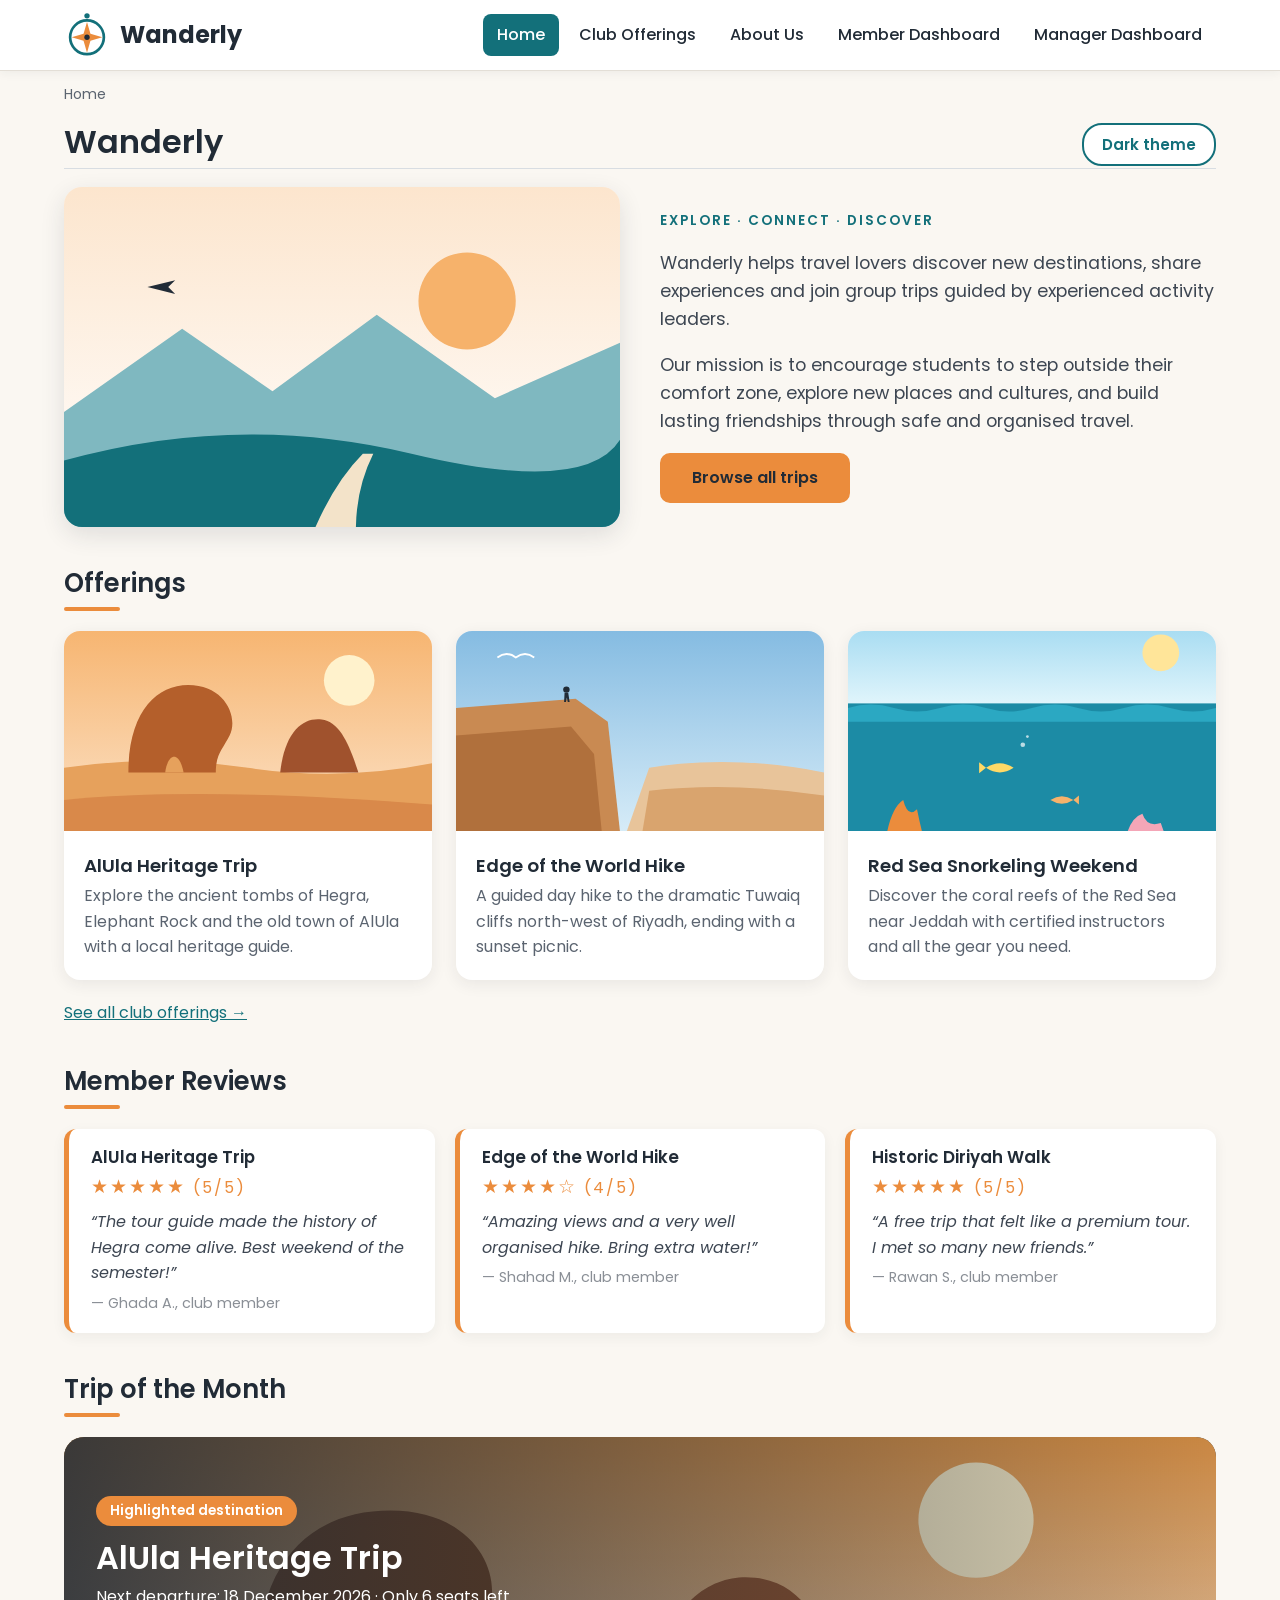
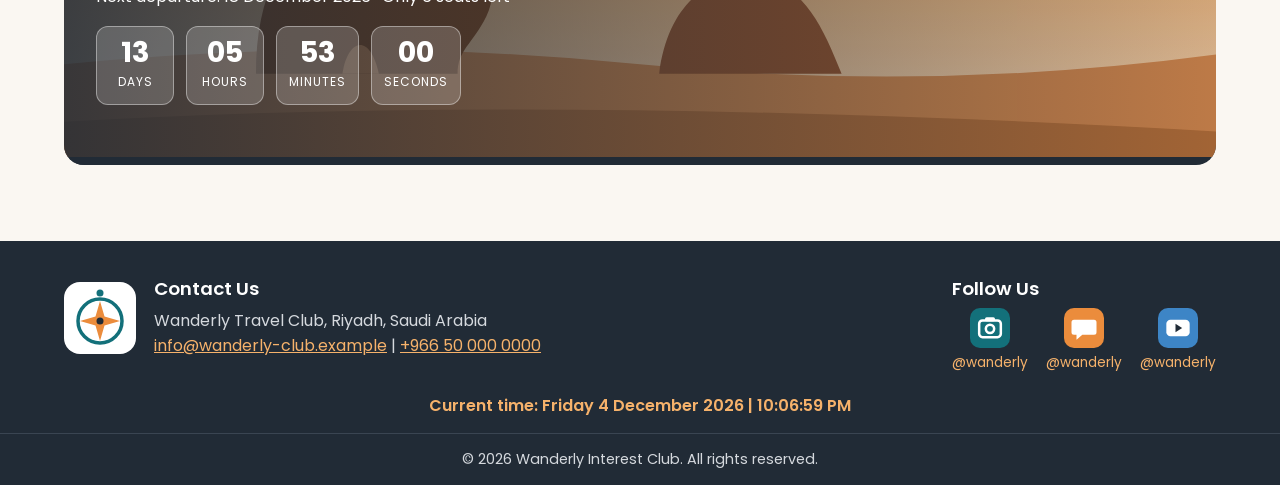
<file: index.html>
<!DOCTYPE html>
<html lang="en">
<head>
  <meta charset="UTF-8">
  <meta name="viewport" content="width=device-width, initial-scale=1.0">
  <meta name="description" content="Wanderly is a student travel and exploration club. Discover trips, meet our leaders and join the community.">
  <title>Home | Wanderly Travel Club</title>
  <link rel="icon" href="images/logo.svg" type="image/svg+xml">
  <link rel="preconnect" href="https://fonts.googleapis.com">
  <link rel="preconnect" href="https://fonts.gstatic.com" crossorigin>
  <link href="https://fonts.googleapis.com/css2?family=Poppins:wght@400;500;600;700&amp;display=swap" rel="stylesheet">
  <link rel="stylesheet" href="css/style.css">
  <script src="js/script.js" defer></script>
</head>
<body>
  <header class="site-header">
    <div class="header-inner">
      <a href="index.html" class="brand"><img src="images/logo.svg" alt="Wanderly logo" width="46" height="46">Wanderly</a>
      <nav class="main-nav" aria-label="Main navigation">
        <ul>
        <li><a href="index.html" class="active" aria-current="page">Home</a></li>
        <li><a href="offerings.html">Club Offerings</a></li>
        <li><a href="about.html">About Us</a></li>
        <li><a href="member-dashboard.html">Member Dashboard</a></li>
        <li><a href="manager-dashboard.html">Manager Dashboard</a></li>
        </ul>
      </nav>
    </div>
  </header>

  <nav class="breadcrumb" aria-label="Breadcrumb">
    <ol>
      <li aria-current="page">Home</li>
    </ol>
  </nav>

  <main>
    <div class="page-title">
      <h1>Wanderly</h1>
      <button type="button" id="theme-toggle" class="theme-toggle" aria-pressed="false">Dark theme</button>
    </div>
    <section class="intro" aria-label="About Wanderly">
      <img src="images/hero-travel.svg" alt="Illustration of mountains and a winding travel path" width="800" height="500">
      <div class="intro-text">
        <p class="tagline">Explore &middot; Connect &middot; Discover</p>
        <p>Wanderly helps travel lovers discover new destinations, share experiences and join group trips guided by experienced activity leaders.</p>
        <p>Our mission is to encourage students to step outside their comfort zone, explore new places and cultures, and build lasting friendships through safe and organised travel.</p>
        <a href="offerings.html" class="btn btn-orange">Browse all trips</a>
      </div>
    </section>

    <section aria-labelledby="offerings-title">
      <h2 id="offerings-title">Offerings</h2>
      <div class="offerings">
      <article class="offering-card">
        <img src="images/offerings/alula-heritage.svg" alt="AlUla Heritage Trip" width="800" height="500">
        <div class="offering-body">
          <h3>AlUla Heritage Trip</h3>
          <p>Explore the ancient tombs of Hegra, Elephant Rock and the old town of AlUla with a local heritage guide.</p>
        </div>
        <div class="more-info">
          <p class="more-title">AlUla Heritage Trip</p>
          <ul>
            <li>Category: Cultural</li>
            <li>Duration: 3 days / 2 nights</li>
            <li>Next trip: 18 December 2026</li>
            <li>Group size: 20 members</li>
            <li>Price: 850 SAR</li>
            <li>Hotel stay and breakfast included</li><li>Guided tour of Hegra</li><li>Sunset at Elephant Rock</li>
          </ul>
        </div>
      </article>
      <article class="offering-card">
        <img src="images/offerings/edge-of-the-world.svg" alt="Edge of the World Hike" width="800" height="500">
        <div class="offering-body">
          <h3>Edge of the World Hike</h3>
          <p>A guided day hike to the dramatic Tuwaiq cliffs north-west of Riyadh, ending with a sunset picnic.</p>
        </div>
        <div class="more-info">
          <p class="more-title">Edge of the World Hike</p>
          <ul>
            <li>Category: Adventure</li>
            <li>Duration: 1 day</li>
            <li>Next trip: 5 December 2026</li>
            <li>Group size: 25 members</li>
            <li>Price: 150 SAR</li>
            <li>4x4 transport from campus</li><li>Moderate fitness level</li><li>Picnic dinner included</li>
          </ul>
        </div>
      </article>
      <article class="offering-card">
        <img src="images/offerings/red-sea-snorkeling.svg" alt="Red Sea Snorkeling Weekend" width="800" height="500">
        <div class="offering-body">
          <h3>Red Sea Snorkeling Weekend</h3>
          <p>Discover the coral reefs of the Red Sea near Jeddah with certified instructors and all the gear you need.</p>
        </div>
        <div class="more-info">
          <p class="more-title">Red Sea Snorkeling Weekend</p>
          <ul>
            <li>Category: Nature</li>
            <li>Duration: 2 days / 1 night</li>
            <li>Next trip: 4 December 2026</li>
            <li>Group size: 16 members</li>
            <li>Price: 1200 SAR</li>
            <li>Flights from Riyadh included</li><li>Snorkeling gear provided</li><li>Beginner friendly</li>
          </ul>
        </div>
      </article>
      </div>
      <p class="section-link"><a href="offerings.html">See all club offerings &rarr;</a></p>
    </section>

    <section aria-labelledby="reviews-title">
      <h2 id="reviews-title">Member Reviews</h2>
      <div class="reviews">
      <div class="review">
        <h3>AlUla Heritage Trip</h3>
        <p class="stars">&#9733;&#9733;&#9733;&#9733;&#9733; <small>(5/5)</small></p>
        <p class="feedback">&ldquo;The tour guide made the history of Hegra come alive. Best weekend of the semester!&rdquo;</p>
        <p class="member">&mdash; Ghada A., club member</p>
      </div>
      <div class="review">
        <h3>Edge of the World Hike</h3>
        <p class="stars">&#9733;&#9733;&#9733;&#9733;&#9734; <small>(4/5)</small></p>
        <p class="feedback">&ldquo;Amazing views and a very well organised hike. Bring extra water!&rdquo;</p>
        <p class="member">&mdash; Shahad M., club member</p>
      </div>
      <div class="review">
        <h3>Historic Diriyah Walk</h3>
        <p class="stars">&#9733;&#9733;&#9733;&#9733;&#9733; <small>(5/5)</small></p>
        <p class="feedback">&ldquo;A free trip that felt like a premium tour. I met so many new friends.&rdquo;</p>
        <p class="member">&mdash; Rawan S., club member</p>
      </div>
      </div>
    </section>

    <section aria-labelledby="trip-title">
      <h2 id="trip-title">Trip of the Month</h2>
      <div class="trip-of-month">
        <img src="images/trip-of-the-month.svg" alt="AlUla rock formations at sunset" width="1200" height="400">
        <div class="trip-content">
          <span class="badge">Highlighted destination</span>
          <h3>AlUla Heritage Trip</h3>
          <p>Next departure: 18 December 2026 &middot; Only 6 seats left</p>
          <div class="countdown" id="trip-countdown" data-departure="2026-12-18T07:00:00+03:00">
            <div><span id="cd-days">00</span><small>Days</small></div>
            <div><span id="cd-hours">00</span><small>Hours</small></div>
            <div><span id="cd-minutes">00</span><small>Minutes</small></div>
            <div><span id="cd-seconds">00</span><small>Seconds</small></div>
          </div>
        </div>
      </div>
    </section>
  </main>

  <footer class="site-footer">
    <div class="footer-inner">
      <div class="footer-brand">
        <img src="images/logo.svg" alt="Wanderly logo" width="72" height="72">
        <div>
          <h2>Contact Us</h2>
          <address>
            Wanderly Travel Club, Riyadh, Saudi Arabia<br>
            <a href="mailto:info@wanderly-club.example">info@wanderly-club.example</a> | <a href="tel:+966500000000">+966 50 000 0000</a>
          </address>
        </div>
      </div>
      <div>
        <h2>Follow Us</h2>
        <ul class="social">
          <li><a href="https://www.instagram.com/" title="Instagram"><img src="images/icons/camera.svg" alt="Instagram" width="40" height="40">@wanderly</a></li>
          <li><a href="https://x.com/" title="X"><img src="images/icons/chat.svg" alt="X" width="40" height="40">@wanderly</a></li>
          <li><a href="https://www.youtube.com/" title="YouTube"><img src="images/icons/video.svg" alt="YouTube" width="40" height="40">@wanderly</a></li>
        </ul>
      </div>
    </div>
    <p class="footer-clock">Current time: <span id="live-clock">Loading...</span></p>
    <p class="copyright">&copy; 2026 Wanderly Interest Club. All rights reserved.</p>
  </footer>

  <button type="button" id="back-to-top" class="back-to-top" aria-label="Back to top">&#8593; Top</button>
</body>
</html>
</file>
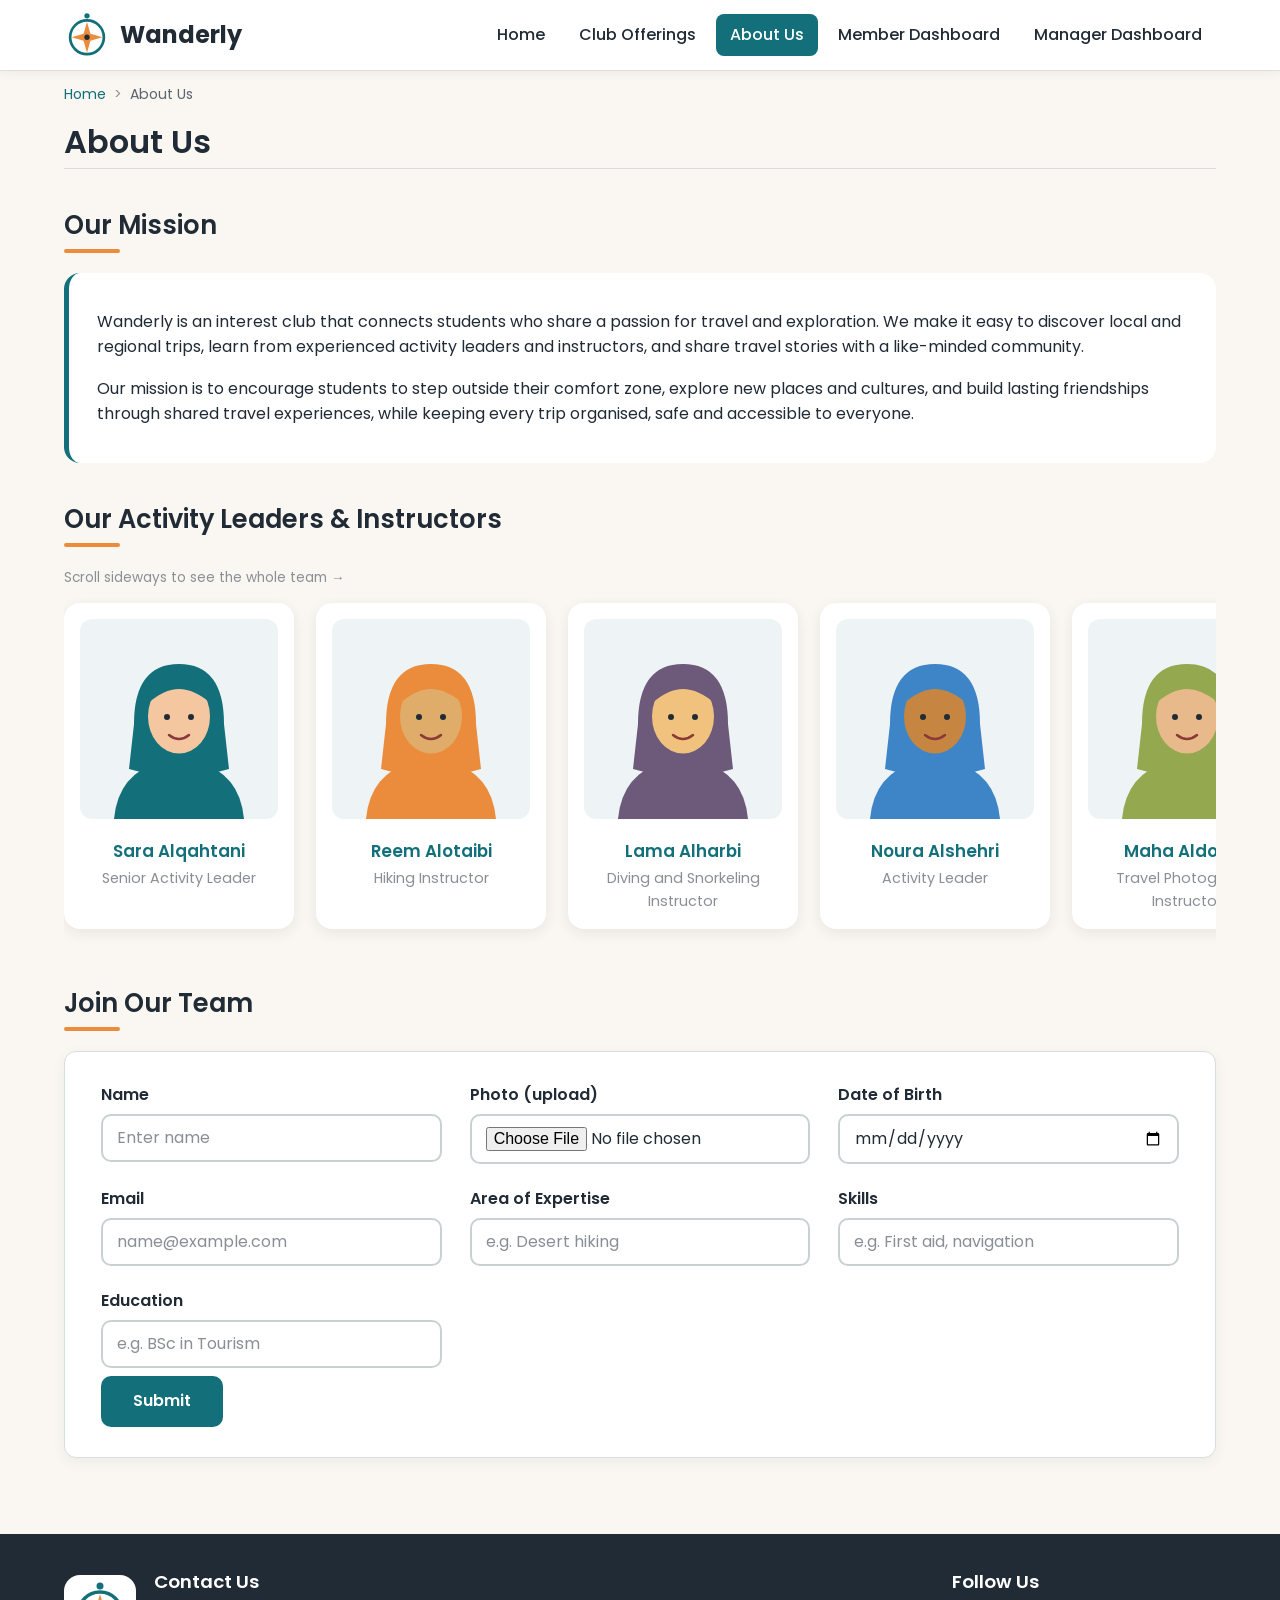
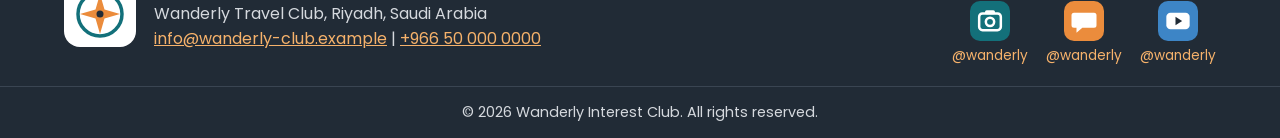
<file: about.html>
<!DOCTYPE html>
<html lang="en">
<head>
  <meta charset="UTF-8">
  <meta name="viewport" content="width=device-width, initial-scale=1.0">
  <meta name="description" content="Wanderly's mission, our activity leaders and instructors, and how to join our team.">
  <title>About Us | Wanderly Travel Club</title>
  <link rel="icon" href="images/logo.svg" type="image/svg+xml">
  <link rel="preconnect" href="https://fonts.googleapis.com">
  <link rel="preconnect" href="https://fonts.gstatic.com" crossorigin>
  <link href="https://fonts.googleapis.com/css2?family=Poppins:wght@400;500;600;700&amp;display=swap" rel="stylesheet">
  <link rel="stylesheet" href="css/style.css">
  <script src="js/script.js" defer></script>
</head>
<body>
  <header class="site-header">
    <div class="header-inner">
      <a href="index.html" class="brand"><img src="images/logo.svg" alt="Wanderly logo" width="46" height="46">Wanderly</a>
      <nav class="main-nav" aria-label="Main navigation">
        <ul>
        <li><a href="index.html">Home</a></li>
        <li><a href="offerings.html">Club Offerings</a></li>
        <li><a href="about.html" class="active" aria-current="page">About Us</a></li>
        <li><a href="member-dashboard.html">Member Dashboard</a></li>
        <li><a href="manager-dashboard.html">Manager Dashboard</a></li>
        </ul>
      </nav>
    </div>
  </header>

  <nav class="breadcrumb" aria-label="Breadcrumb">
    <ol>
      <li><a href="index.html">Home</a></li>
      <li aria-current="page">About Us</li>
    </ol>
  </nav>

  <main>
    <h1>About Us</h1>
    <section aria-labelledby="mission-title">
      <h2 id="mission-title">Our Mission</h2>
      <div class="mission">
        <p>Wanderly is an interest club that connects students who share a passion for travel and exploration. We make it easy to discover local and regional trips, learn from experienced activity leaders and instructors, and share travel stories with a like-minded community.</p>
        <p>Our mission is to encourage students to step outside their comfort zone, explore new places and cultures, and build lasting friendships through shared travel experiences, while keeping every trip organised, safe and accessible to everyone.</p>
      </div>
    </section>

    <section aria-labelledby="team-title">
      <h2 id="team-title">Our Activity Leaders &amp; Instructors</h2>
      <p class="hint">Scroll sideways to see the whole team &rarr;</p>
      <div class="team-scroll">
        <div class="team-member">
          <img src="images/leaders/sara.svg" alt="Photo of Sara Alqahtani" width="400" height="400">
          <a href="profile-sara.html">Sara Alqahtani</a>
          <p>Senior Activity Leader</p>
        </div>
        <div class="team-member">
          <img src="images/leaders/reem.svg" alt="Photo of Reem Alotaibi" width="400" height="400">
          <a href="profile-reem.html">Reem Alotaibi</a>
          <p>Hiking Instructor</p>
        </div>
        <div class="team-member">
          <img src="images/leaders/lama.svg" alt="Photo of Lama Alharbi" width="400" height="400">
          <a href="profile-lama.html">Lama Alharbi</a>
          <p>Diving and Snorkeling Instructor</p>
        </div>
        <div class="team-member">
          <img src="images/leaders/noura.svg" alt="Photo of Noura Alshehri" width="400" height="400">
          <a href="profile-noura.html">Noura Alshehri</a>
          <p>Activity Leader</p>
        </div>
        <div class="team-member">
          <img src="images/leaders/maha.svg" alt="Photo of Maha Aldosari" width="400" height="400">
          <a href="profile-maha.html">Maha Aldosari</a>
          <p>Travel Photography Instructor</p>
        </div>
      </div>
    </section>

    <section aria-labelledby="join-title">
      <h2 id="join-title">Join Our Team</h2>
      <form class="form-box" id="join-form" method="post" enctype="multipart/form-data">
        <div class="form-grid">
          <div class="field">
            <label for="join-name">Name</label>
            <input type="text" id="join-name" name="name" placeholder="Enter name" pattern="[^0-9].*" title="The name cannot start with a number." required>
          </div>
          <div class="field">
            <label for="join-photo">Photo (upload)</label>
            <input type="file" id="join-photo" name="photo" accept="image/*" required>
          </div>
          <div class="field">
            <label for="join-dob">Date of Birth</label>
            <input type="date" id="join-dob" name="dob" max="2008-12-31" required>
          </div>
          <div class="field">
            <label for="join-email">Email</label>
            <input type="email" id="join-email" name="email" placeholder="name@example.com" required>
          </div>
          <div class="field">
            <label for="join-expertise">Area of Expertise</label>
            <input type="text" id="join-expertise" name="expertise" placeholder="e.g. Desert hiking" required>
          </div>
          <div class="field">
            <label for="join-skills">Skills</label>
            <input type="text" id="join-skills" name="skills" placeholder="e.g. First aid, navigation" required>
          </div>
          <div class="field">
            <label for="join-education">Education</label>
            <input type="text" id="join-education" name="education" placeholder="e.g. BSc in Tourism" required>
          </div>
        </div>
        <div class="form-actions">
          <button type="submit" class="btn">Submit</button>
        </div>
      </form>
    </section>
  </main>

  <footer class="site-footer">
    <div class="footer-inner">
      <div class="footer-brand">
        <img src="images/logo.svg" alt="Wanderly logo" width="72" height="72">
        <div>
          <h2>Contact Us</h2>
          <address>
            Wanderly Travel Club, Riyadh, Saudi Arabia<br>
            <a href="mailto:info@wanderly-club.example">info@wanderly-club.example</a> | <a href="tel:+966500000000">+966 50 000 0000</a>
          </address>
        </div>
      </div>
      <div>
        <h2>Follow Us</h2>
        <ul class="social">
          <li><a href="https://www.instagram.com/" title="Instagram"><img src="images/icons/camera.svg" alt="Instagram" width="40" height="40">@wanderly</a></li>
          <li><a href="https://x.com/" title="X"><img src="images/icons/chat.svg" alt="X" width="40" height="40">@wanderly</a></li>
          <li><a href="https://www.youtube.com/" title="YouTube"><img src="images/icons/video.svg" alt="YouTube" width="40" height="40">@wanderly</a></li>
        </ul>
      </div>
    </div>
    <p class="copyright">&copy; 2026 Wanderly Interest Club. All rights reserved.</p>
  </footer>
</body>
</html>
</file>
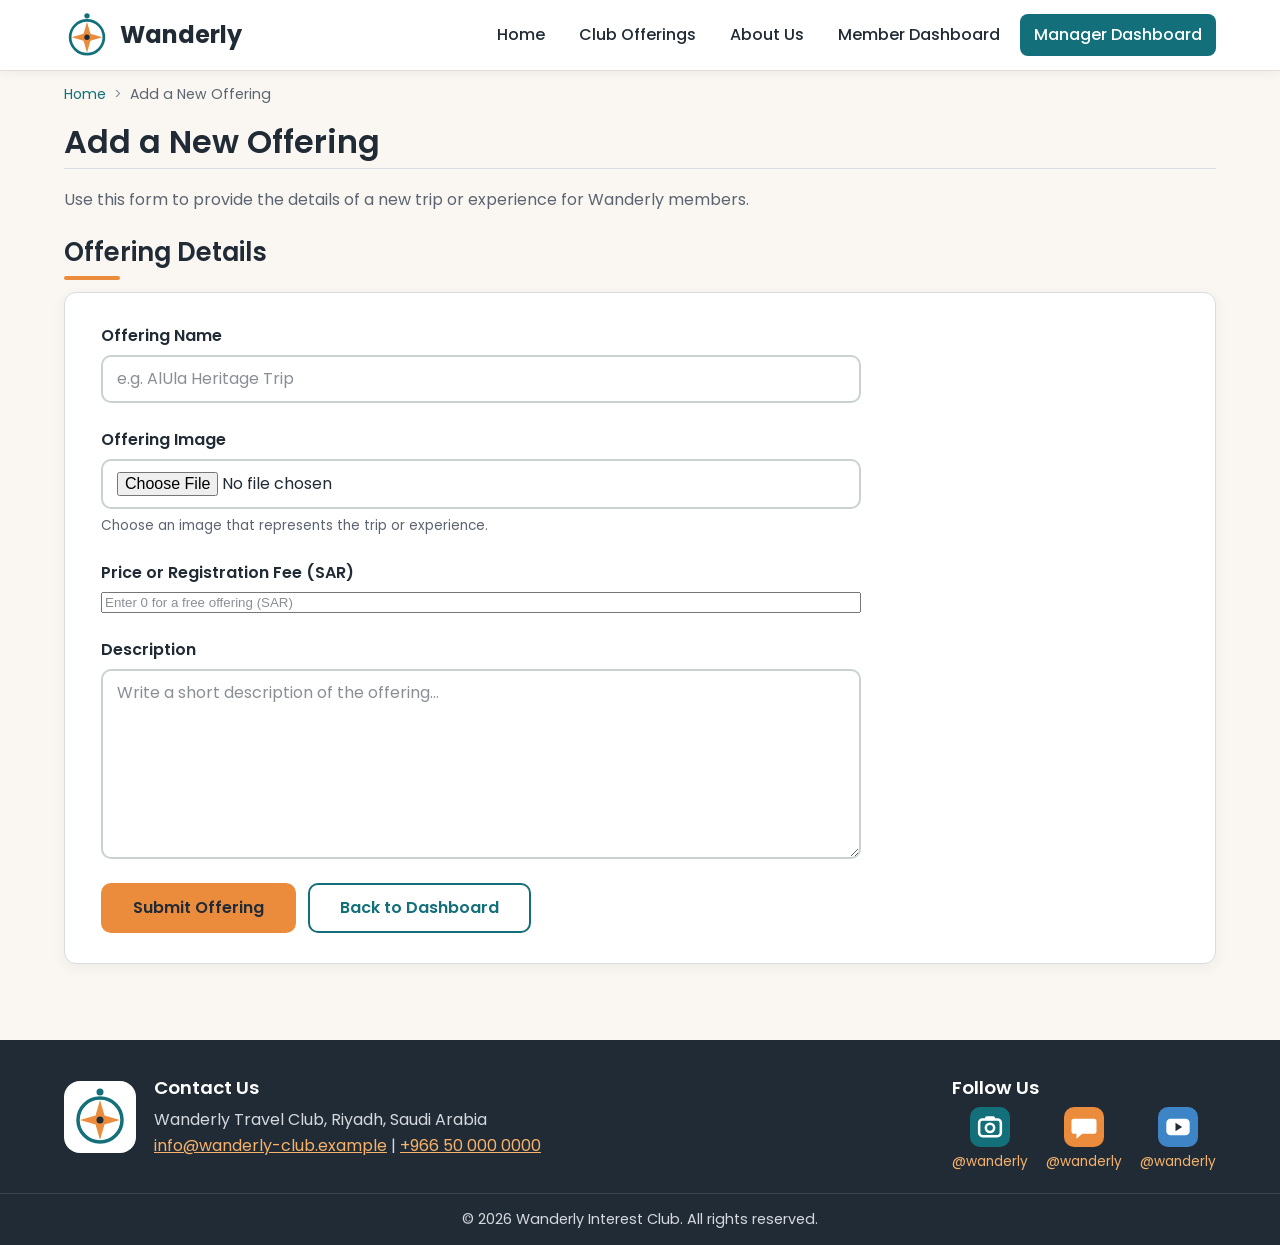
<file: add-offering.html>
<!DOCTYPE html>
<html lang="en">
<head>
  <meta charset="UTF-8">
  <meta name="viewport" content="width=device-width, initial-scale=1.0">
  <meta name="description" content="Add a New Offering for Wanderly Travel Club.">
  <title>Add a New Offering | Wanderly Travel Club</title>
  <link rel="icon" href="images/logo.svg" type="image/svg+xml">
  <link rel="preconnect" href="https://fonts.googleapis.com">
  <link rel="preconnect" href="https://fonts.gstatic.com" crossorigin>
  <link href="https://fonts.googleapis.com/css2?family=Poppins:wght@400;500;600;700&amp;display=swap" rel="stylesheet">
  <link rel="stylesheet" href="css/style.css">
</head>
<body>
  <header class="site-header">
    <div class="header-inner">
      <a href="index.html" class="brand"><img src="images/logo.svg" alt="Wanderly logo" width="46" height="46">Wanderly</a>
      <nav class="main-nav" aria-label="Main navigation">
        <ul>
        <li><a href="index.html">Home</a></li>
        <li><a href="offerings.html">Club Offerings</a></li>
        <li><a href="about.html">About Us</a></li>
        <li><a href="member-dashboard.html">Member Dashboard</a></li>
        <li><a href="manager-dashboard.html" class="active" aria-current="page">Manager Dashboard</a></li>
        </ul>
      </nav>
    </div>
  </header>
  <nav class="breadcrumb" aria-label="Breadcrumb"><ol><li><a href="index.html">Home</a></li><li aria-current="page">Add a New Offering</li></ol></nav>
  <main class="page-container">
<h1>Add a New Offering</h1>
<p class="page-intro">Use this form to provide the details of a new trip or experience for Wanderly members.</p>

<section aria-labelledby="offering-form-title">
  <h2 id="offering-form-title">Offering Details</h2>
  <form class="form-box form-stack manager-form" action="#" method="post">
    <div class="field">
      <label for="offering-name">Offering Name</label>
      <input type="text" id="offering-name" name="offering-name" placeholder="e.g. AlUla Heritage Trip" required>
    </div>
    <div class="field">
      <label for="offering-image">Offering Image</label>
      <input type="file" id="offering-image" name="offering-image" accept="image/*" required>
      <p class="form-hint">Choose an image that represents the trip or experience.</p>
    </div>
    <div class="field">
      <label for="offering-price">Price or Registration Fee (SAR)</label>
      <input type="number" id="offering-price" name="offering-price" min="0" step="0.01" placeholder="Enter 0 for a free offering (SAR)" required>
    </div>
    <div class="field">
      <label for="offering-description">Description</label>
      <textarea id="offering-description" name="offering-description" rows="5" placeholder="Write a short description of the offering..." required></textarea>
    </div>
    <div class="form-actions">
      <button class="btn btn-orange" type="submit">Submit Offering</button>
      <a class="btn btn-outline" href="manager-dashboard.html">Back to Dashboard</a>
    </div>
  </form>
</section>
  </main>
  <footer class="site-footer">
    <div class="footer-inner">
      <div class="footer-brand">
        <img src="images/logo.svg" alt="Wanderly logo" width="72" height="72">
        <div>
          <h2>Contact Us</h2>
          <address>Wanderly Travel Club, Riyadh, Saudi Arabia<br>
            <a href="mailto:info@wanderly-club.example">info@wanderly-club.example</a> | <a href="tel:+966500000000">+966 50 000 0000</a>
          </address>
        </div>
      </div>
      <div>
        <h2>Follow Us</h2>
        <ul class="social">
          <li><a href="https://www.instagram.com/" title="Instagram"><img src="images/icons/camera.svg" alt="Instagram" width="40" height="40">@wanderly</a></li>
          <li><a href="https://x.com/" title="X"><img src="images/icons/chat.svg" alt="X" width="40" height="40">@wanderly</a></li>
          <li><a href="https://www.youtube.com/" title="YouTube"><img src="images/icons/video.svg" alt="YouTube" width="40" height="40">@wanderly</a></li>
        </ul>
      </div>
    </div>
    <p class="copyright">&copy; 2026 Wanderly Interest Club. All rights reserved.</p>
  </footer>
  <script src="js/script.js"></script>
</body>
</html>
</file>
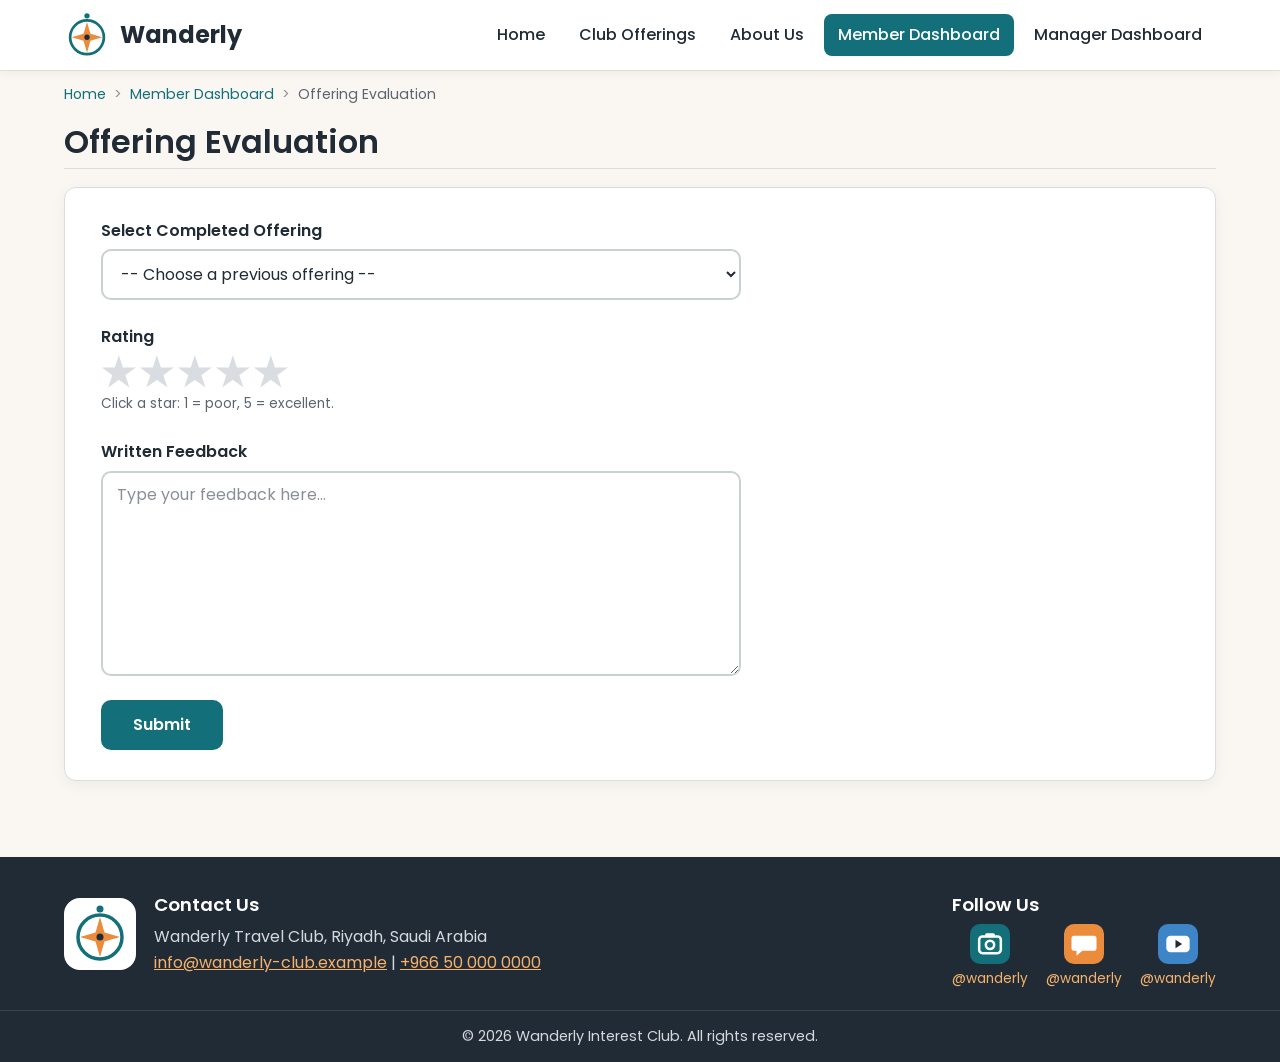
<file: evaluation.html>
<!DOCTYPE html>
<html lang="en">
<head>
  <meta charset="UTF-8">
  <meta name="viewport" content="width=device-width, initial-scale=1.0">
  <meta name="description" content="Rate a completed Wanderly offering and share your written feedback with the club.">
  <title>Offering Evaluation | Wanderly Travel Club</title>
  <link rel="icon" href="images/logo.svg" type="image/svg+xml">
  <link rel="preconnect" href="https://fonts.googleapis.com">
  <link rel="preconnect" href="https://fonts.gstatic.com" crossorigin>
  <link href="https://fonts.googleapis.com/css2?family=Poppins:wght@400;500;600;700&amp;display=swap" rel="stylesheet">
  <link rel="stylesheet" href="css/style.css">
</head>
<body>
  <header class="site-header">
    <div class="header-inner">
      <a href="index.html" class="brand"><img src="images/logo.svg" alt="Wanderly logo" width="46" height="46">Wanderly</a>
      <nav class="main-nav" aria-label="Main navigation">
        <ul>
        <li><a href="index.html">Home</a></li>
        <li><a href="offerings.html">Club Offerings</a></li>
        <li><a href="about.html">About Us</a></li>
        <li><a href="member-dashboard.html" class="active">Member Dashboard</a></li>
        <li><a href="manager-dashboard.html">Manager Dashboard</a></li>
        </ul>
      </nav>
    </div>
  </header>

  <nav class="breadcrumb" aria-label="Breadcrumb">
    <ol>
      <li><a href="index.html">Home</a></li>
      <li><a href="member-dashboard.html">Member Dashboard</a></li>
      <li aria-current="page">Offering Evaluation</li>
    </ol>
  </nav>

  <main class="page-container">
    <h1>Offering Evaluation</h1>
    <form class="form-box form-stack" action="#" method="post">
      <div class="field">
        <label for="completed-offering">Select Completed Offering</label>
        <select id="completed-offering" name="completed_offering" required>
          <option value="">-- Choose a previous offering --</option>
          <option value="alula-heritage">AlUla Heritage Trip</option>
          <option value="diriyah-walk">Historic Diriyah Walk</option>
          <option value="desert-camping">Desert Camping Night</option>
        </select>
      </div>

      <fieldset class="rating">
        <legend>Rating</legend>
        <div class="rating-stars">
          <input type="radio" id="star-5" name="rating" value="5" required>
          <label for="star-5" title="5 out of 5"><span aria-hidden="true">&#9733;</span><span class="sr-only">5 out of 5</span></label>
          <input type="radio" id="star-4" name="rating" value="4">
          <label for="star-4" title="4 out of 5"><span aria-hidden="true">&#9733;</span><span class="sr-only">4 out of 5</span></label>
          <input type="radio" id="star-3" name="rating" value="3">
          <label for="star-3" title="3 out of 5"><span aria-hidden="true">&#9733;</span><span class="sr-only">3 out of 5</span></label>
          <input type="radio" id="star-2" name="rating" value="2">
          <label for="star-2" title="2 out of 5"><span aria-hidden="true">&#9733;</span><span class="sr-only">2 out of 5</span></label>
          <input type="radio" id="star-1" name="rating" value="1">
          <label for="star-1" title="1 out of 5"><span aria-hidden="true">&#9733;</span><span class="sr-only">1 out of 5</span></label>
        </div>
        <p class="form-hint">Click a star: 1 = poor, 5 = excellent.</p>
      </fieldset>

      <div class="field">
        <label for="feedback">Written Feedback</label>
        <textarea id="feedback" name="feedback" rows="8" maxlength="600" placeholder="Type your feedback here..." required></textarea>
      </div>

      <div class="form-actions">
        <button type="submit" class="btn">Submit</button>
      </div>
    </form>
  </main>

  <footer class="site-footer">
    <div class="footer-inner">
      <div class="footer-brand">
        <img src="images/logo.svg" alt="Wanderly logo" width="72" height="72">
        <div>
          <h2>Contact Us</h2>
          <address>
            Wanderly Travel Club, Riyadh, Saudi Arabia<br>
            <a href="mailto:info@wanderly-club.example">info@wanderly-club.example</a> | <a href="tel:+966500000000">+966 50 000 0000</a>
          </address>
        </div>
      </div>
      <div>
        <h2>Follow Us</h2>
        <ul class="social">
          <li><a href="https://www.instagram.com/" title="Instagram"><img src="images/icons/camera.svg" alt="Instagram" width="40" height="40">@wanderly</a></li>
          <li><a href="https://x.com/" title="X"><img src="images/icons/chat.svg" alt="X" width="40" height="40">@wanderly</a></li>
          <li><a href="https://www.youtube.com/" title="YouTube"><img src="images/icons/video.svg" alt="YouTube" width="40" height="40">@wanderly</a></li>
        </ul>
      </div>
    </div>
    <p class="copyright">&copy; 2026 Wanderly Interest Club. All rights reserved.</p>
  </footer>
  <script src="js/script.js"></script>
</body>
</html>
</file>
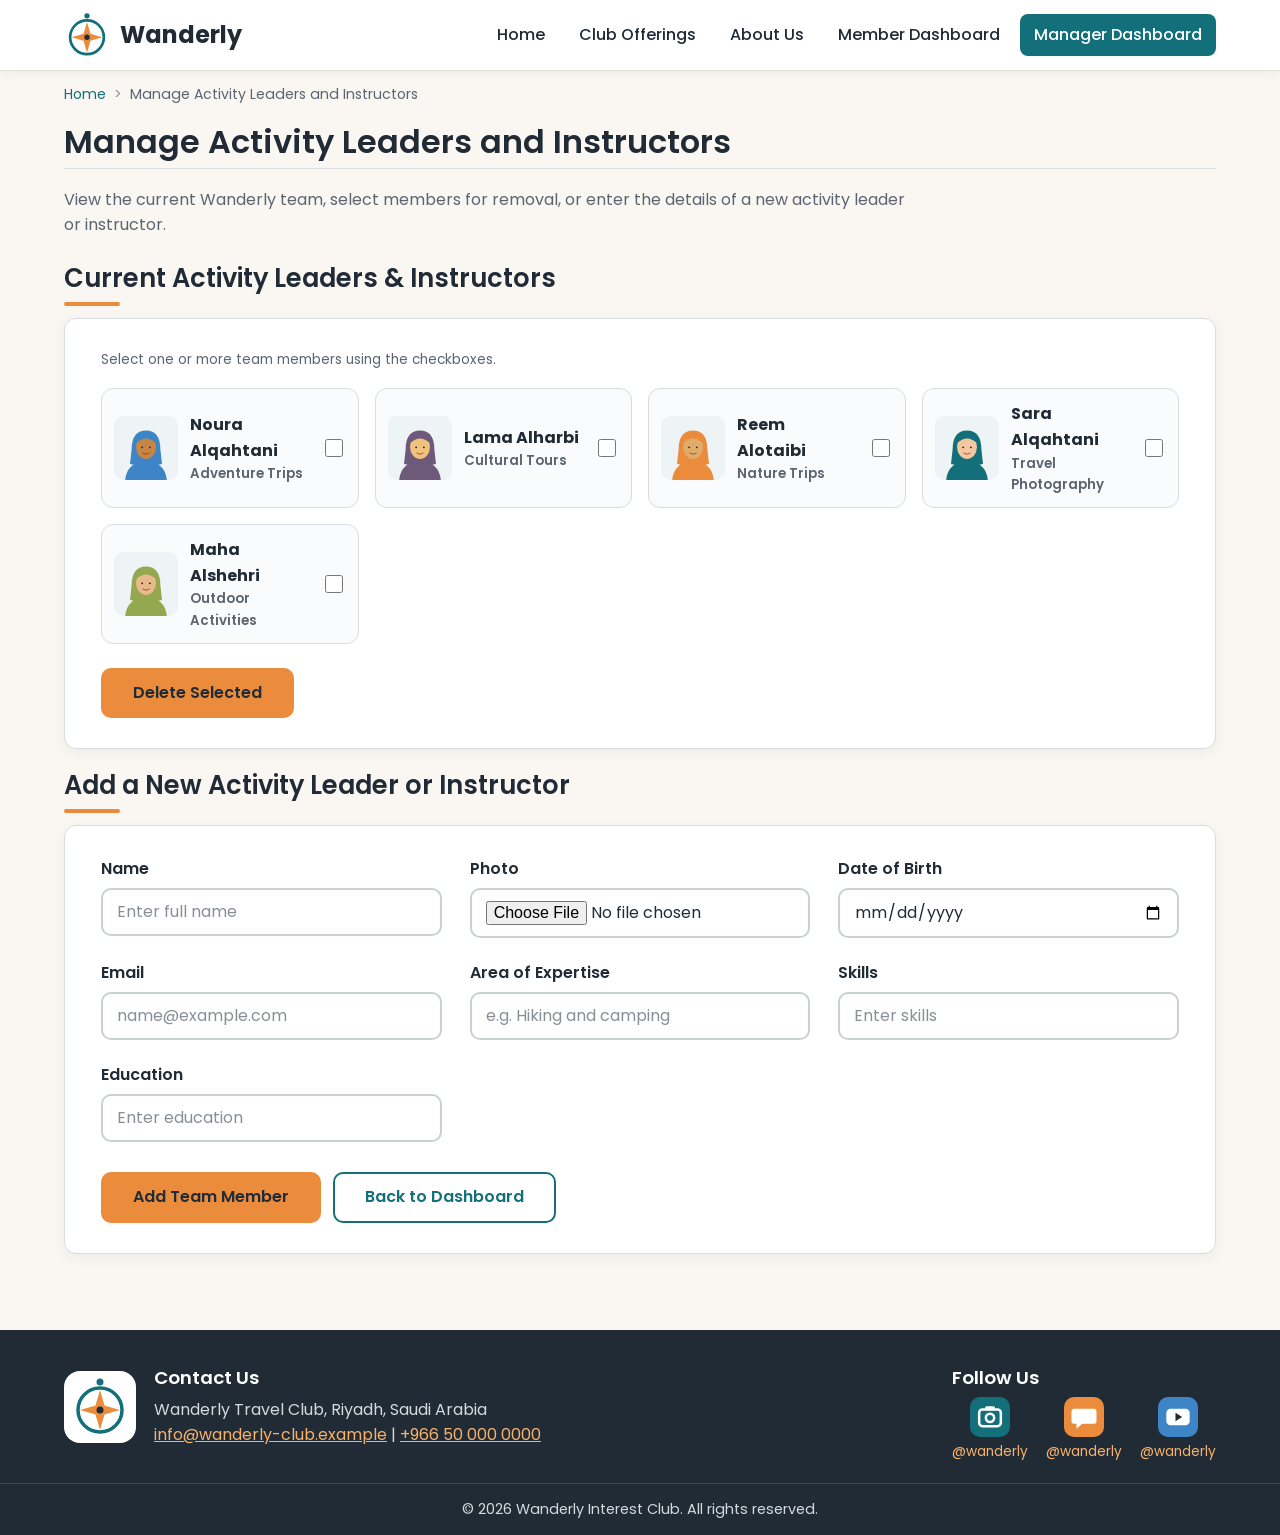
<file: manage-leaders.html>
<!DOCTYPE html>
<html lang="en">
<head>
  <meta charset="UTF-8">
  <meta name="viewport" content="width=device-width, initial-scale=1.0">
  <meta name="description" content="Manage Activity Leaders and Instructors for Wanderly Travel Club.">
  <title>Manage Activity Leaders and Instructors | Wanderly Travel Club</title>
  <link rel="icon" href="images/logo.svg" type="image/svg+xml">
  <link rel="preconnect" href="https://fonts.googleapis.com">
  <link rel="preconnect" href="https://fonts.gstatic.com" crossorigin>
  <link href="https://fonts.googleapis.com/css2?family=Poppins:wght@400;500;600;700&amp;display=swap" rel="stylesheet">
  <link rel="stylesheet" href="css/style.css">
</head>
<body>
  <header class="site-header">
    <div class="header-inner">
      <a href="index.html" class="brand"><img src="images/logo.svg" alt="Wanderly logo" width="46" height="46">Wanderly</a>
      <nav class="main-nav" aria-label="Main navigation">
        <ul>
        <li><a href="index.html">Home</a></li>
        <li><a href="offerings.html">Club Offerings</a></li>
        <li><a href="about.html">About Us</a></li>
        <li><a href="member-dashboard.html">Member Dashboard</a></li>
        <li><a href="manager-dashboard.html" class="active" aria-current="page">Manager Dashboard</a></li>
        </ul>
      </nav>
    </div>
  </header>
  <nav class="breadcrumb" aria-label="Breadcrumb"><ol><li><a href="index.html">Home</a></li><li aria-current="page">Manage Activity Leaders and Instructors</li></ol></nav>
  <main class="page-container">
<h1>Manage Activity Leaders and Instructors</h1>
<p class="page-intro">View the current Wanderly team, select members for removal, or enter the details of a new activity leader or instructor.</p>

<section aria-labelledby="current-team-title">
  <h2 id="current-team-title">Current Activity Leaders &amp; Instructors</h2>
  <form class="form-box manager-form" id="delete-leaders-form" action="#" method="post">
    <p class="form-hint">Select one or more team members using the checkboxes.</p>
    <div class="leader-management-list" id="leader-management-list">
      <label class="leader-management-card" for="leader-noura">
        <img src="images/leaders/noura.svg" alt="Noura Alqahtani">
        <span class="leader-management-info"><strong>Noura Alqahtani</strong><small>Adventure Trips</small></span>
        <input type="checkbox" id="leader-noura" name="delete-leaders" value="noura">
      </label>
      <label class="leader-management-card" for="leader-lama">
        <img src="images/leaders/lama.svg" alt="Lama Alharbi">
        <span class="leader-management-info"><strong>Lama Alharbi</strong><small>Cultural Tours</small></span>
        <input type="checkbox" id="leader-lama" name="delete-leaders" value="lama">
      </label>
      <label class="leader-management-card" for="leader-reem">
        <img src="images/leaders/reem.svg" alt="Reem Alotaibi">
        <span class="leader-management-info"><strong>Reem Alotaibi</strong><small>Nature Trips</small></span>
        <input type="checkbox" id="leader-reem" name="delete-leaders" value="reem">
      </label>
      <label class="leader-management-card" for="leader-sara">
        <img src="images/leaders/sara.svg" alt="Sara Alqahtani">
        <span class="leader-management-info"><strong>Sara Alqahtani</strong><small>Travel Photography</small></span>
        <input type="checkbox" id="leader-sara" name="delete-leaders" value="sara">
      </label>
      <label class="leader-management-card" for="leader-maha">
        <img src="images/leaders/maha.svg" alt="Maha Alshehri">
        <span class="leader-management-info"><strong>Maha Alshehri</strong><small>Outdoor Activities</small></span>
        <input type="checkbox" id="leader-maha" name="delete-leaders" value="maha">
      </label>
    </div>
    <div class="form-actions">
      <button class="btn btn-orange" type="submit">Delete Selected</button>
    </div>
  </form>
</section>

<section aria-labelledby="add-leader-title">
  <h2 id="add-leader-title">Add a New Activity Leader or Instructor</h2>
  <form class="form-box form-grid manager-form" id="add-leader-form" action="#" method="post">
    <div class="field">
      <label for="leader-name">Name</label>
      <input type="text" id="leader-name" name="leader-name" placeholder="Enter full name" required>
    </div>
    <div class="field">
      <label for="leader-photo">Photo</label>
      <input type="file" id="leader-photo" name="leader-photo" accept="image/*" required>
    </div>
    <div class="field">
      <label for="leader-dob">Date of Birth</label>
      <input type="date" id="leader-dob" name="leader-dob" required>
    </div>
    <div class="field">
      <label for="leader-email">Email</label>
      <input type="email" id="leader-email" name="leader-email" placeholder="name@example.com" required>
    </div>
    <div class="field">
      <label for="leader-expertise">Area of Expertise</label>
      <input type="text" id="leader-expertise" name="leader-expertise" placeholder="e.g. Hiking and camping" required>
    </div>
    <div class="field">
      <label for="leader-skills">Skills</label>
      <input type="text" id="leader-skills" name="leader-skills" placeholder="Enter skills" required>
    </div>
    <div class="field">
      <label for="leader-education">Education</label>
      <input type="text" id="leader-education" name="leader-education" placeholder="Enter education" required>
    </div>
    <div class="form-actions form-actions-wide">
      <button class="btn btn-orange" type="submit">Add Team Member</button>
      <a class="btn btn-outline" href="manager-dashboard.html">Back to Dashboard</a>
    </div>
  </form>
</section>
  </main>
  <footer class="site-footer">
    <div class="footer-inner">
      <div class="footer-brand">
        <img src="images/logo.svg" alt="Wanderly logo" width="72" height="72">
        <div>
          <h2>Contact Us</h2>
          <address>Wanderly Travel Club, Riyadh, Saudi Arabia<br>
            <a href="mailto:info@wanderly-club.example">info@wanderly-club.example</a> | <a href="tel:+966500000000">+966 50 000 0000</a>
          </address>
        </div>
      </div>
      <div>
        <h2>Follow Us</h2>
        <ul class="social">
          <li><a href="https://www.instagram.com/" title="Instagram"><img src="images/icons/camera.svg" alt="Instagram" width="40" height="40">@wanderly</a></li>
          <li><a href="https://x.com/" title="X"><img src="images/icons/chat.svg" alt="X" width="40" height="40">@wanderly</a></li>
          <li><a href="https://www.youtube.com/" title="YouTube"><img src="images/icons/video.svg" alt="YouTube" width="40" height="40">@wanderly</a></li>
        </ul>
      </div>
    </div>
    <p class="copyright">&copy; 2026 Wanderly Interest Club. All rights reserved.</p>
  </footer>
  <script src="js/script.js"></script>
</body>
</html>
</file>
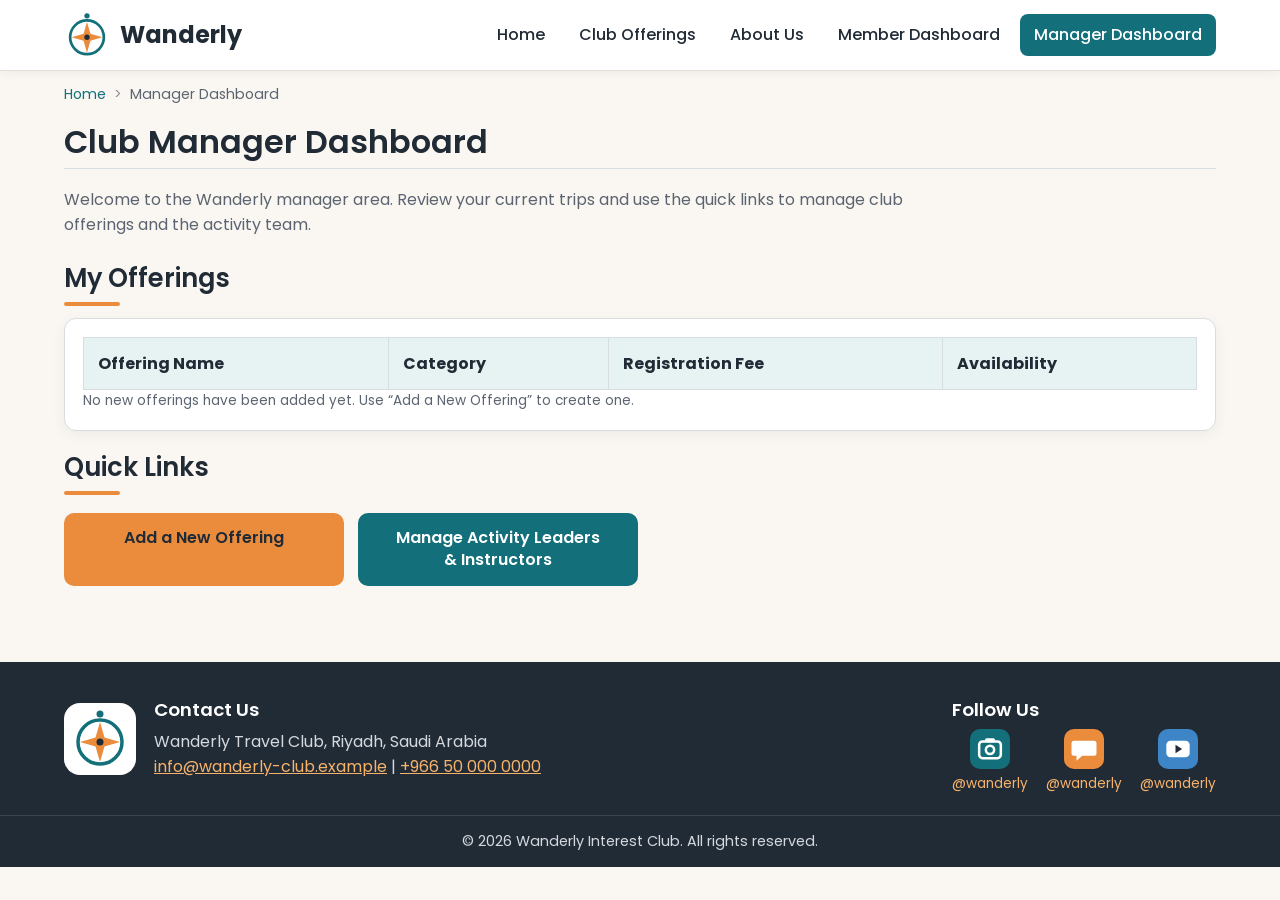
<file: manager-dashboard.html>
<!DOCTYPE html>
<html lang="en">
<head>
  <meta charset="UTF-8">
  <meta name="viewport" content="width=device-width, initial-scale=1.0">
  <meta name="description" content="Club Manager Dashboard for Wanderly Travel Club.">
  <title>Club Manager Dashboard | Wanderly Travel Club</title>
  <link rel="icon" href="images/logo.svg" type="image/svg+xml">
  <link rel="preconnect" href="https://fonts.googleapis.com">
  <link rel="preconnect" href="https://fonts.gstatic.com" crossorigin>
  <link href="https://fonts.googleapis.com/css2?family=Poppins:wght@400;500;600;700&amp;display=swap" rel="stylesheet">
  <link rel="stylesheet" href="css/style.css">
</head>
<body>
  <header class="site-header">
    <div class="header-inner">
      <a href="index.html" class="brand"><img src="images/logo.svg" alt="Wanderly logo" width="46" height="46">Wanderly</a>
      <nav class="main-nav" aria-label="Main navigation">
        <ul>
        <li><a href="index.html">Home</a></li>
        <li><a href="offerings.html">Club Offerings</a></li>
        <li><a href="about.html">About Us</a></li>
        <li><a href="member-dashboard.html">Member Dashboard</a></li>
        <li><a href="manager-dashboard.html" class="active" aria-current="page">Manager Dashboard</a></li>
        </ul>
      </nav>
    </div>
  </header>
  <nav class="breadcrumb" aria-label="Breadcrumb"><ol><li><a href="index.html">Home</a></li><li aria-current="page">Manager Dashboard</li></ol></nav>
  <main class="page-container">
<h1>Club Manager Dashboard</h1>
<p class="page-intro">Welcome to the Wanderly manager area. Review your current trips and use the quick links to manage club offerings and the activity team.</p>

<section aria-labelledby="manager-offerings-title">
  <h2 id="manager-offerings-title">My Offerings</h2>
  <div class="dashboard-panel">
    <div class="table-wrap">
      <table class="data-table">
        <thead><tr><th scope="col">Offering Name</th><th scope="col">Category</th><th scope="col">Registration Fee</th><th scope="col">Availability</th></tr></thead>
        <tbody id="manager-offerings-list"></tbody>
      </table>
    </div>
    <p class="form-hint" id="manager-empty-message">No new offerings have been added yet. Use “Add a New Offering” to create one.</p>
  </div>
</section>

<section aria-labelledby="manager-links-title">
  <h2 id="manager-links-title">Quick Links</h2>
  <div class="quick-links manager-quick-links">
    <a class="btn btn-orange" href="add-offering.html">Add a New Offering</a>
    <a class="btn" href="manage-leaders.html">Manage Activity Leaders &amp; Instructors</a>
  </div>
</section>
  </main>
  <footer class="site-footer">
    <div class="footer-inner">
      <div class="footer-brand">
        <img src="images/logo.svg" alt="Wanderly logo" width="72" height="72">
        <div>
          <h2>Contact Us</h2>
          <address>Wanderly Travel Club, Riyadh, Saudi Arabia<br>
            <a href="mailto:info@wanderly-club.example">info@wanderly-club.example</a> | <a href="tel:+966500000000">+966 50 000 0000</a>
          </address>
        </div>
      </div>
      <div>
        <h2>Follow Us</h2>
        <ul class="social">
          <li><a href="https://www.instagram.com/" title="Instagram"><img src="images/icons/camera.svg" alt="Instagram" width="40" height="40">@wanderly</a></li>
          <li><a href="https://x.com/" title="X"><img src="images/icons/chat.svg" alt="X" width="40" height="40">@wanderly</a></li>
          <li><a href="https://www.youtube.com/" title="YouTube"><img src="images/icons/video.svg" alt="YouTube" width="40" height="40">@wanderly</a></li>
        </ul>
      </div>
    </div>
    <p class="copyright">&copy; 2026 Wanderly Interest Club. All rights reserved.</p>
  </footer>
  <script src="js/script.js"></script>
</body>
</html>
</file>
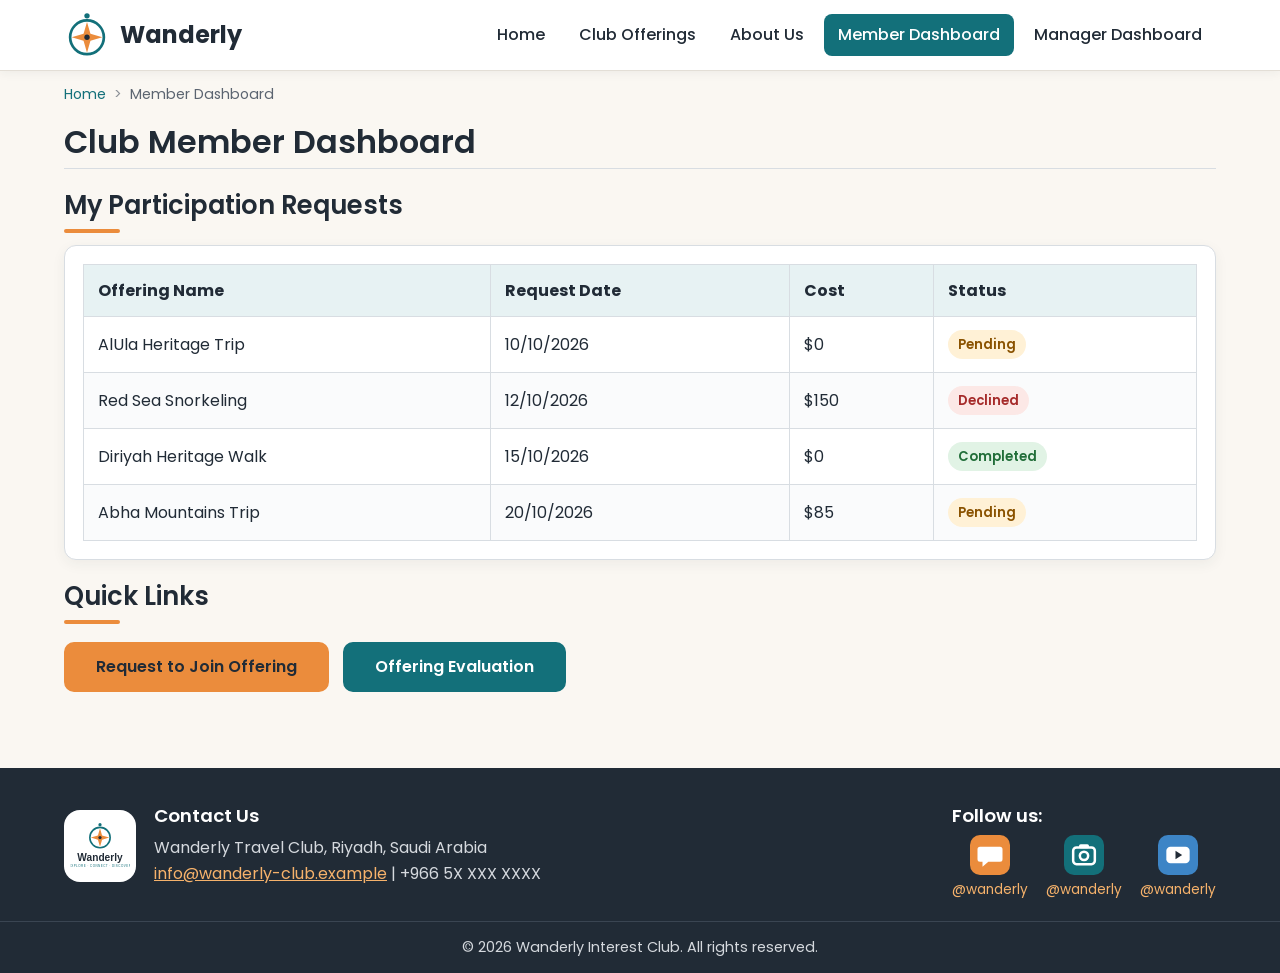
<file: member-dashboard.html>
<!DOCTYPE html><html lang="en"><head><meta charset="UTF-8"><meta name="viewport" content="width=device-width, initial-scale=1.0"><meta name="description" content="Wanderly travel club member and instructor information."><title>Member Dashboard | Wanderly Travel Club</title><link rel="icon" href="images/logo.svg" type="image/svg+xml"><link rel="preconnect" href="https://fonts.googleapis.com"><link rel="preconnect" href="https://fonts.gstatic.com" crossorigin><link href="https://fonts.googleapis.com/css2?family=Poppins:wght@400;500;600;700&amp;display=swap" rel="stylesheet"><link rel="stylesheet" href="css/style.css"><script src="js/script.js" defer></script></head><body>
  <header class="site-header"><div class="header-inner">
    <a href="index.html" class="brand"><img src="images/logo.svg" alt="Wanderly logo" width="46" height="46">Wanderly</a>
    <nav class="main-nav" aria-label="Main navigation"><ul>
      <li><a href="index.html">Home</a></li><li><a href="offerings.html">Club Offerings</a></li><li><a href="about.html">About Us</a></li>
      <li><a href="member-dashboard.html" class="active">Member Dashboard</a></li><li><a href="manager-dashboard.html">Manager Dashboard</a></li>
    </ul></nav></div></header>
  <nav class="breadcrumb" aria-label="Breadcrumb"><ol><li><a href="index.html">Home</a></li><li aria-current="page">Member Dashboard</li></ol></nav>
  <main class="page-container">
<h1>Club Member Dashboard</h1>
<section aria-labelledby="requests-title">
  <h2 id="requests-title">My Participation Requests</h2>
  <div class="dashboard-panel"><div class="table-wrap"><table class="data-table">
    <thead><tr><th scope="col">Offering Name</th><th scope="col">Request Date</th><th scope="col">Cost</th><th scope="col">Status</th></tr></thead>
    <tbody id="previous-requests">
      <tr><td colspan="4">Loading previous requests...</td></tr>
    </tbody></table></div></div>
</section>
<section aria-labelledby="quick-links-title"><h2 id="quick-links-title">Quick Links</h2><div class="quick-links"><a class="btn btn-orange" href="request-join.html">Request to Join Offering</a><a class="btn" href="evaluation.html">Offering Evaluation</a></div></section>
</main>
  <footer class="site-footer"><div class="footer-inner">
    <div class="footer-brand"><img src="images/logo-full.svg" alt="Wanderly logo"><div><h2>Contact Us</h2><address>Wanderly Travel Club, Riyadh, Saudi Arabia<br><a href="mailto:info@wanderly-club.example">info@wanderly-club.example</a> | +966 5X XXX XXXX</address></div></div>
    <div><h2>Follow us:</h2><ul class="social"><li><a href="#"><img src="images/icons/chat.svg" alt="">@wanderly</a></li><li><a href="#"><img src="images/icons/camera.svg" alt="">@wanderly</a></li><li><a href="#"><img src="images/icons/video.svg" alt="">@wanderly</a></li></ul></div>
  </div><p class="copyright">© 2026 Wanderly Interest Club. All rights reserved.</p></footer>
<script src="js/member-dashboard.js"></script>
</body></html>
</file>
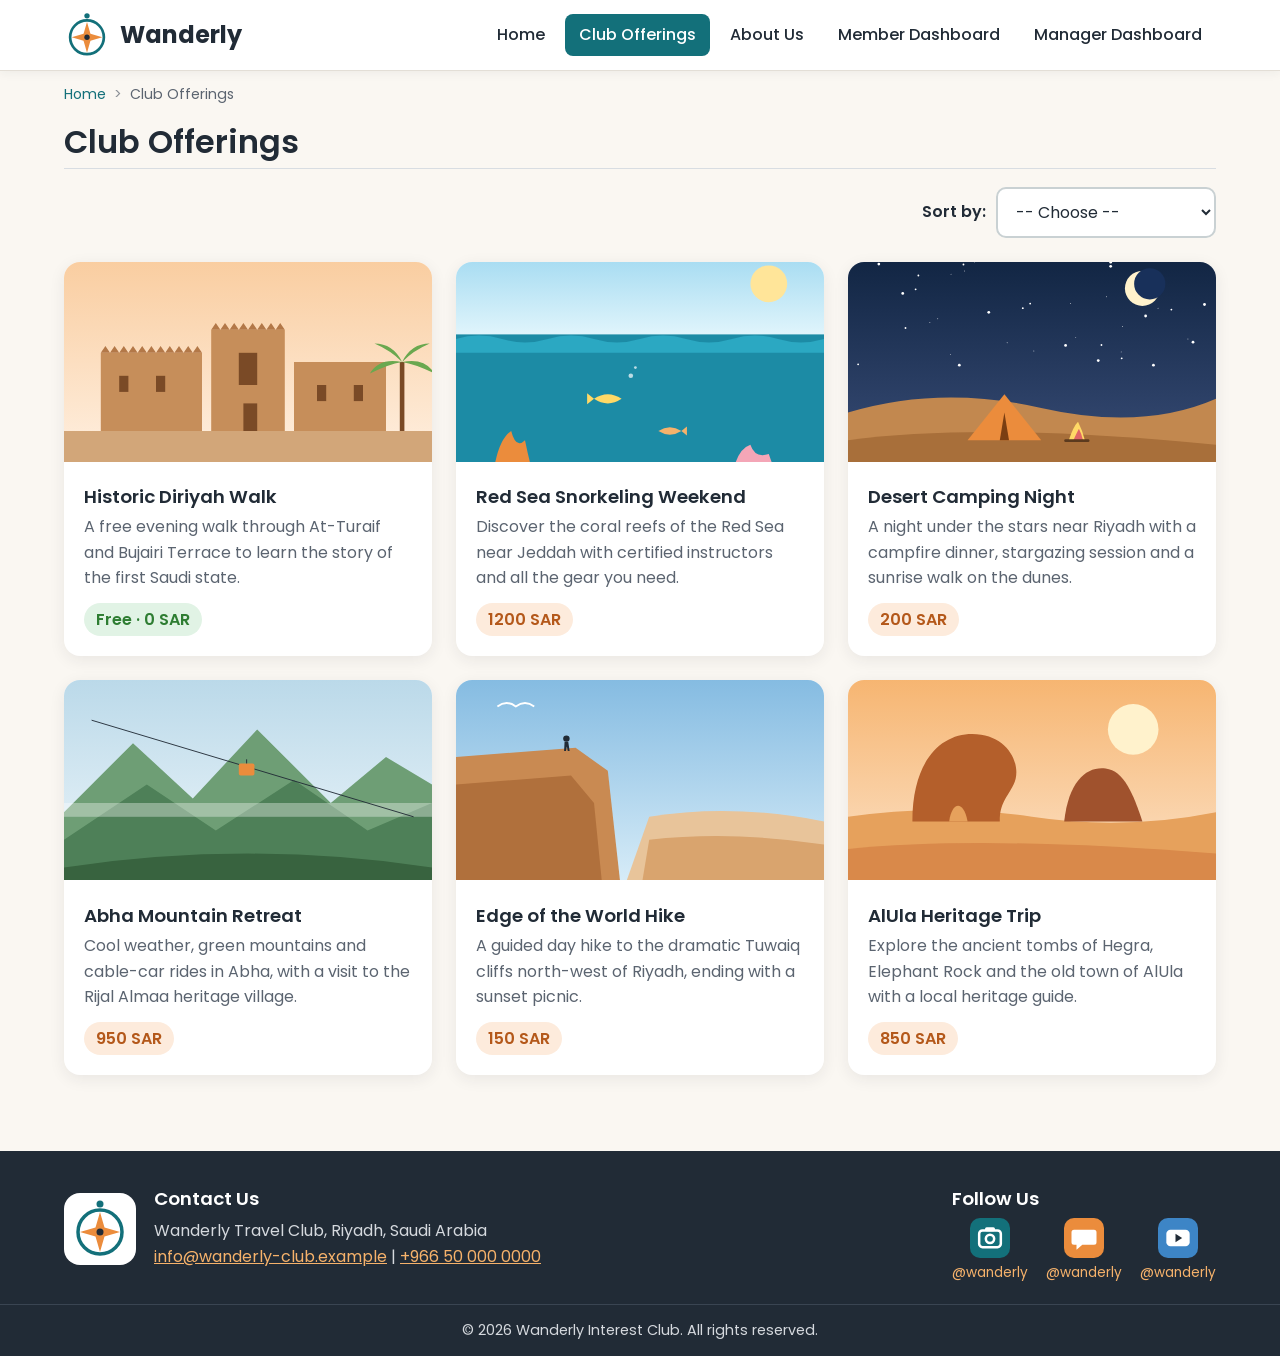
<file: offerings.html>
<!DOCTYPE html>
<html lang="en">
<head>
  <meta charset="UTF-8">
  <meta name="viewport" content="width=device-width, initial-scale=1.0">
  <meta name="description" content="All Wanderly club trips and activities with their prices and descriptions.">
  <title>Club Offerings | Wanderly Travel Club</title>
  <link rel="icon" href="images/logo.svg" type="image/svg+xml">
  <link rel="preconnect" href="https://fonts.googleapis.com">
  <link rel="preconnect" href="https://fonts.gstatic.com" crossorigin>
  <link href="https://fonts.googleapis.com/css2?family=Poppins:wght@400;500;600;700&amp;display=swap" rel="stylesheet">
  <link rel="stylesheet" href="css/style.css">
  <script src="js/script.js" defer></script>
</head>
<body>
  <header class="site-header">
    <div class="header-inner">
      <a href="index.html" class="brand"><img src="images/logo.svg" alt="Wanderly logo" width="46" height="46">Wanderly</a>
      <nav class="main-nav" aria-label="Main navigation">
        <ul>
        <li><a href="index.html">Home</a></li>
        <li><a href="offerings.html" class="active" aria-current="page">Club Offerings</a></li>
        <li><a href="about.html">About Us</a></li>
        <li><a href="member-dashboard.html">Member Dashboard</a></li>
        <li><a href="manager-dashboard.html">Manager Dashboard</a></li>
        </ul>
      </nav>
    </div>
  </header>

  <nav class="breadcrumb" aria-label="Breadcrumb">
    <ol>
      <li><a href="index.html">Home</a></li>
      <li aria-current="page">Club Offerings</li>
    </ol>
  </nav>

  <main>
    <h1>Club Offerings</h1>
    <form class="toolbar" aria-label="Sort offerings">
      <label for="sort">Sort by:</label>
      <select id="sort" name="sort">
        <option value="">-- Choose --</option>
        <optgroup label="Price">
          <option value="price-asc">Low to High</option>
          <option value="price-desc">High to Low</option>
        </optgroup>
        <optgroup label="Name">
          <option value="name-asc">A&ndash;Z</option>
          <option value="name-desc">Z&ndash;A</option>
        </optgroup>
      </select>
    </form>

    <section class="offerings" id="offerings-list" aria-label="All offerings">
      <article class="offering-card" data-name="AlUla Heritage Trip" data-price="850">
        <img src="images/offerings/alula-heritage.svg" alt="AlUla Heritage Trip" width="800" height="500">
        <div class="offering-body">
          <h2>AlUla Heritage Trip</h2>
          <p>Explore the ancient tombs of Hegra, Elephant Rock and the old town of AlUla with a local heritage guide.</p>
          <span class="price">850 SAR</span>
        </div>
        <div class="more-info">
          <p class="more-title">AlUla Heritage Trip</p>
          <ul>
            <li>Category: Cultural</li>
            <li>Duration: 3 days / 2 nights</li>
            <li>Next trip: 18 December 2026</li>
            <li>Group size: 20 members</li>
            <li>Price: 850 SAR</li>
            <li>Hotel stay and breakfast included</li><li>Guided tour of Hegra</li><li>Sunset at Elephant Rock</li>
          </ul>
        </div>
      </article>
      <article class="offering-card" data-name="Edge of the World Hike" data-price="150">
        <img src="images/offerings/edge-of-the-world.svg" alt="Edge of the World Hike" width="800" height="500">
        <div class="offering-body">
          <h2>Edge of the World Hike</h2>
          <p>A guided day hike to the dramatic Tuwaiq cliffs north-west of Riyadh, ending with a sunset picnic.</p>
          <span class="price">150 SAR</span>
        </div>
        <div class="more-info">
          <p class="more-title">Edge of the World Hike</p>
          <ul>
            <li>Category: Adventure</li>
            <li>Duration: 1 day</li>
            <li>Next trip: 5 December 2026</li>
            <li>Group size: 25 members</li>
            <li>Price: 150 SAR</li>
            <li>4x4 transport from campus</li><li>Moderate fitness level</li><li>Picnic dinner included</li>
          </ul>
        </div>
      </article>
      <article class="offering-card" data-name="Red Sea Snorkeling Weekend" data-price="1200">
        <img src="images/offerings/red-sea-snorkeling.svg" alt="Red Sea Snorkeling Weekend" width="800" height="500">
        <div class="offering-body">
          <h2>Red Sea Snorkeling Weekend</h2>
          <p>Discover the coral reefs of the Red Sea near Jeddah with certified instructors and all the gear you need.</p>
          <span class="price">1200 SAR</span>
        </div>
        <div class="more-info">
          <p class="more-title">Red Sea Snorkeling Weekend</p>
          <ul>
            <li>Category: Nature</li>
            <li>Duration: 2 days / 1 night</li>
            <li>Next trip: 4 December 2026</li>
            <li>Group size: 16 members</li>
            <li>Price: 1200 SAR</li>
            <li>Flights from Riyadh included</li><li>Snorkeling gear provided</li><li>Beginner friendly</li>
          </ul>
        </div>
      </article>
      <article class="offering-card" data-name="Historic Diriyah Walk" data-price="0">
        <img src="images/offerings/diriyah-walk.svg" alt="Historic Diriyah Walk" width="800" height="500">
        <div class="offering-body">
          <h2>Historic Diriyah Walk</h2>
          <p>A free evening walk through At-Turaif and Bujairi Terrace to learn the story of the first Saudi state.</p>
          <span class="price free">Free &middot; 0 SAR</span>
        </div>
        <div class="more-info">
          <p class="more-title">Historic Diriyah Walk</p>
          <ul>
            <li>Category: City Break</li>
            <li>Duration: Half day</li>
            <li>Next trip: 28 November 2026</li>
            <li>Group size: 30 members</li>
            <li>Price: 0 SAR</li>
            <li>Free for all club members</li><li>Walking tour of At-Turaif</li><li>Meet new members</li>
          </ul>
        </div>
      </article>
      <article class="offering-card" data-name="Abha Mountain Retreat" data-price="950">
        <img src="images/offerings/abha-mountains.svg" alt="Abha Mountain Retreat" width="800" height="500">
        <div class="offering-body">
          <h2>Abha Mountain Retreat</h2>
          <p>Cool weather, green mountains and cable-car rides in Abha, with a visit to the Rijal Almaa heritage village.</p>
          <span class="price">950 SAR</span>
        </div>
        <div class="more-info">
          <p class="more-title">Abha Mountain Retreat</p>
          <ul>
            <li>Category: Nature</li>
            <li>Duration: 3 days / 2 nights</li>
            <li>Next trip: 11 December 2026</li>
            <li>Group size: 18 members</li>
            <li>Price: 950 SAR</li>
            <li>Mountain lodge stay</li><li>Cable car ride included</li><li>Visit Rijal Almaa village</li>
          </ul>
        </div>
      </article>
      <article class="offering-card" data-name="Desert Camping Night" data-price="200">
        <img src="images/offerings/desert-camping.svg" alt="Desert Camping Night" width="800" height="500">
        <div class="offering-body">
          <h2>Desert Camping Night</h2>
          <p>A night under the stars near Riyadh with a campfire dinner, stargazing session and a sunrise walk on the dunes.</p>
          <span class="price">200 SAR</span>
        </div>
        <div class="more-info">
          <p class="more-title">Desert Camping Night</p>
          <ul>
            <li>Category: Adventure</li>
            <li>Duration: Overnight</li>
            <li>Next trip: 12 December 2026</li>
            <li>Group size: 24 members</li>
            <li>Price: 200 SAR</li>
            <li>Tents and dinner provided</li><li>Stargazing with an instructor</li><li>Sunrise dune walk</li>
          </ul>
        </div>
      </article>
    </section>
  </main>

  <footer class="site-footer">
    <div class="footer-inner">
      <div class="footer-brand">
        <img src="images/logo.svg" alt="Wanderly logo" width="72" height="72">
        <div>
          <h2>Contact Us</h2>
          <address>
            Wanderly Travel Club, Riyadh, Saudi Arabia<br>
            <a href="mailto:info@wanderly-club.example">info@wanderly-club.example</a> | <a href="tel:+966500000000">+966 50 000 0000</a>
          </address>
        </div>
      </div>
      <div>
        <h2>Follow Us</h2>
        <ul class="social">
          <li><a href="https://www.instagram.com/" title="Instagram"><img src="images/icons/camera.svg" alt="Instagram" width="40" height="40">@wanderly</a></li>
          <li><a href="https://x.com/" title="X"><img src="images/icons/chat.svg" alt="X" width="40" height="40">@wanderly</a></li>
          <li><a href="https://www.youtube.com/" title="YouTube"><img src="images/icons/video.svg" alt="YouTube" width="40" height="40">@wanderly</a></li>
        </ul>
      </div>
    </div>
    <p class="copyright">&copy; 2026 Wanderly Interest Club. All rights reserved.</p>
  </footer>
</body>
</html>
</file>
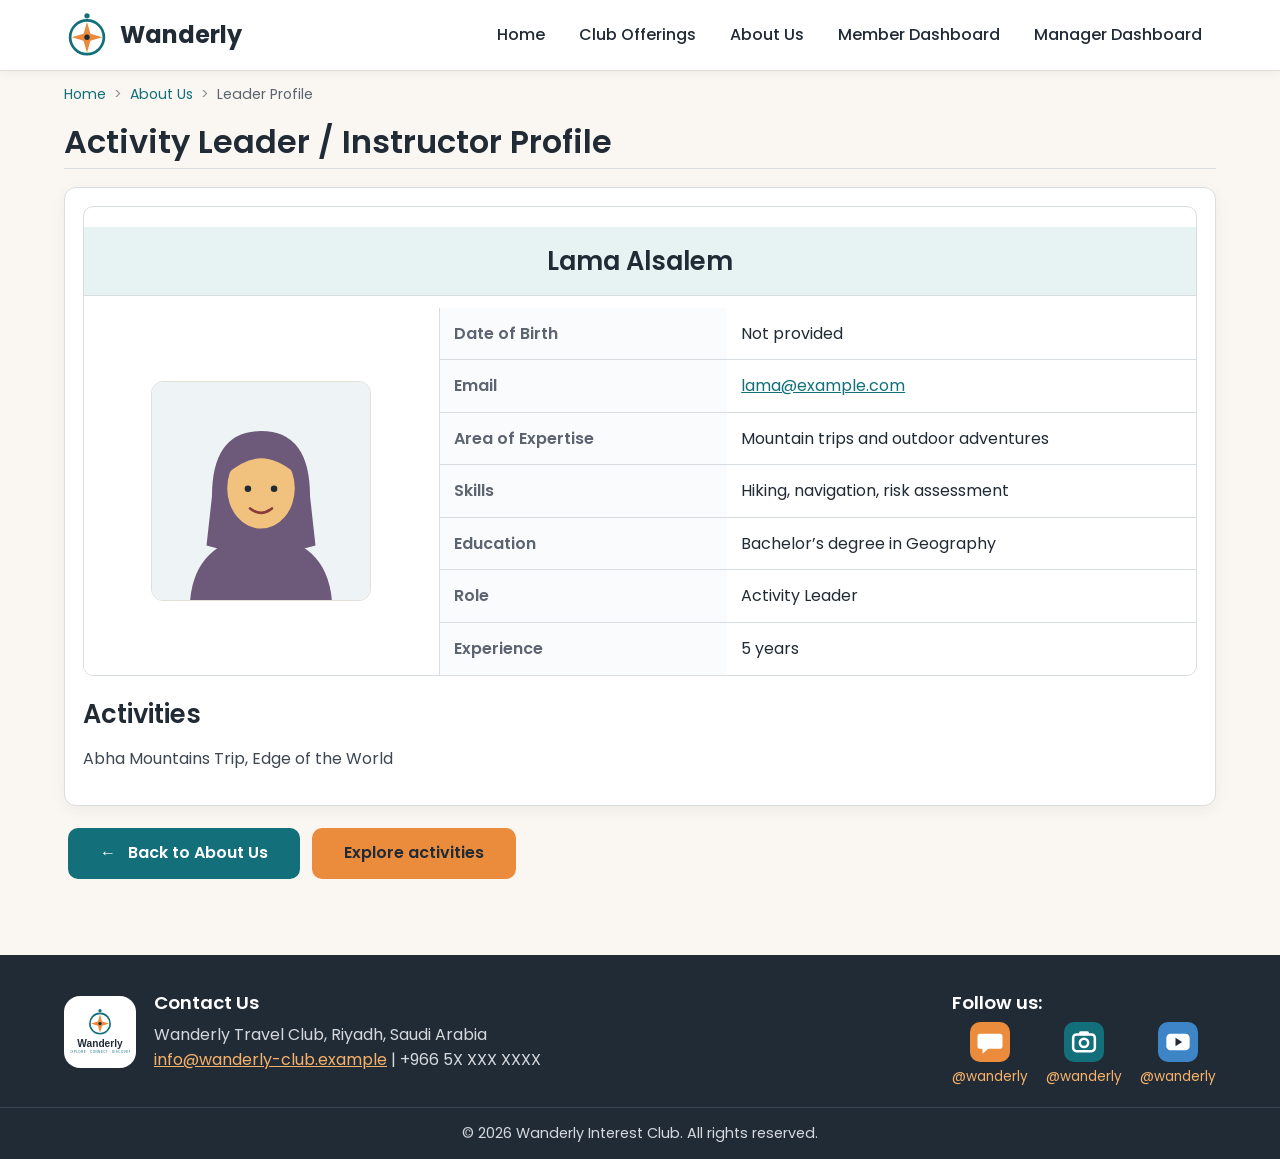
<file: profile-lama.html>
<!DOCTYPE html><html lang="en"><head><meta charset="UTF-8"><meta name="viewport" content="width=device-width, initial-scale=1.0"><meta name="description" content="Wanderly travel club member and instructor information."><title>Activity Leader / Instructor Profile | Wanderly Travel Club</title><link rel="icon" href="images/logo.svg" type="image/svg+xml"><link rel="preconnect" href="https://fonts.googleapis.com"><link rel="preconnect" href="https://fonts.gstatic.com" crossorigin><link href="https://fonts.googleapis.com/css2?family=Poppins:wght@400;500;600;700&amp;display=swap" rel="stylesheet"><link rel="stylesheet" href="css/style.css"><script src="js/script.js" defer></script></head><body>
  <header class="site-header"><div class="header-inner">
    <a href="index.html" class="brand"><img src="images/logo.svg" alt="Wanderly logo" width="46" height="46">Wanderly</a>
    <nav class="main-nav" aria-label="Main navigation"><ul>
      <li><a href="index.html">Home</a></li><li><a href="offerings.html">Club Offerings</a></li><li><a href="about.html">About Us</a></li>
      <li><a href="member-dashboard.html" class="">Member Dashboard</a></li><li><a href="manager-dashboard.html">Manager Dashboard</a></li>
    </ul></nav></div></header>
  <nav class="breadcrumb" aria-label="Breadcrumb"><ol><li><a href="index.html">Home</a></li><li><a href="about.html">About Us</a></li><li aria-current="page">Leader Profile</li></ol></nav>
  <main class="page-container"><h1>Activity Leader / Instructor Profile</h1>
<section class="profile-panel" aria-label="Lama Alsalem profile"><div class="profile-summary"><h2 class="profile-name">Lama Alsalem</h2><div class="profile-photo-cell"><img class="profile-photo" src="images/leaders/lama.svg" alt="Profile illustration of Lama Alsalem"></div><table class="profile-details"><tbody><tr><th scope="row">Date of Birth</th><td>Not provided</td></tr><tr><th scope="row">Email</th><td><a href="mailto:lama@example.com">lama@example.com</a></td></tr><tr><th scope="row">Area of Expertise</th><td>Mountain trips and outdoor adventures</td></tr><tr><th scope="row">Skills</th><td>Hiking, navigation, risk assessment</td></tr><tr><th scope="row">Education</th><td>Bachelor’s degree in Geography</td></tr><tr><th scope="row">Role</th><td>Activity Leader</td></tr><tr><th scope="row">Experience</th><td>5 years</td></tr></tbody></table></div>
<div class="profile-section"><h2>Activities</h2><p>Abha Mountains Trip, Edge of the World</p></div></section>
<div class="profile-actions"><a class="btn" href="about.html">← &nbsp; Back to About Us</a><a class="btn btn-orange" href="offerings.html">Explore activities</a></div></main>
  <footer class="site-footer"><div class="footer-inner">
    <div class="footer-brand"><img src="images/logo-full.svg" alt="Wanderly logo"><div><h2>Contact Us</h2><address>Wanderly Travel Club, Riyadh, Saudi Arabia<br><a href="mailto:info@wanderly-club.example">info@wanderly-club.example</a> | +966 5X XXX XXXX</address></div></div>
    <div><h2>Follow us:</h2><ul class="social"><li><a href="#"><img src="images/icons/chat.svg" alt="">@wanderly</a></li><li><a href="#"><img src="images/icons/camera.svg" alt="">@wanderly</a></li><li><a href="#"><img src="images/icons/video.svg" alt="">@wanderly</a></li></ul></div>
  </div><p class="copyright">© 2026 Wanderly Interest Club. All rights reserved.</p></footer>
</body></html>
</file>
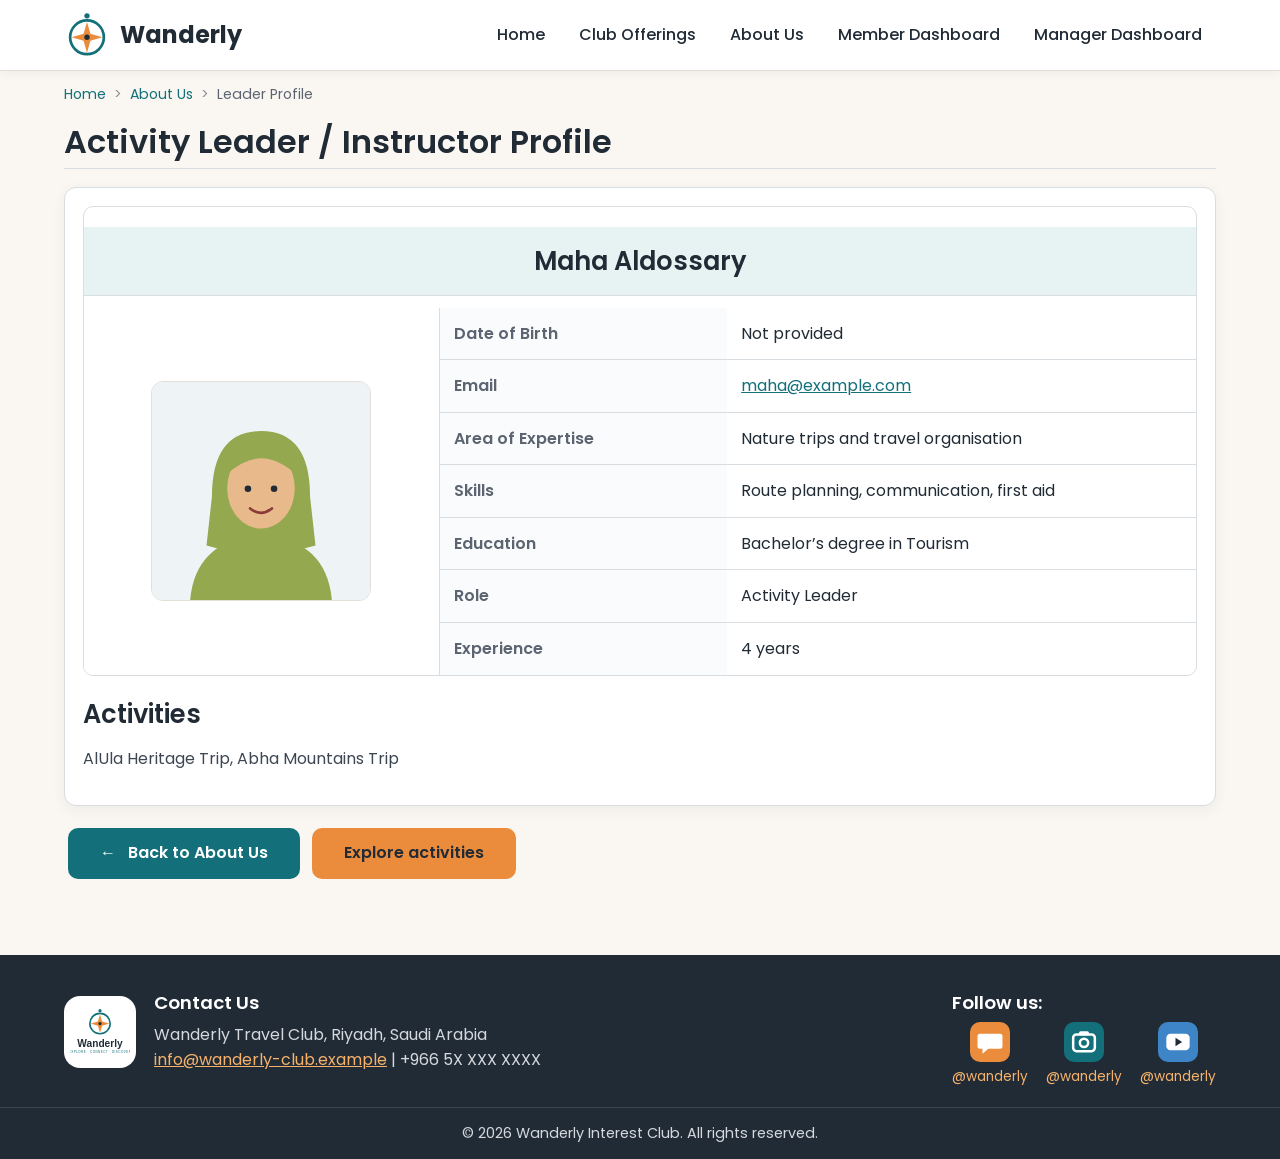
<file: profile-maha.html>
<!DOCTYPE html><html lang="en"><head><meta charset="UTF-8"><meta name="viewport" content="width=device-width, initial-scale=1.0"><meta name="description" content="Wanderly travel club member and instructor information."><title>Activity Leader / Instructor Profile | Wanderly Travel Club</title><link rel="icon" href="images/logo.svg" type="image/svg+xml"><link rel="preconnect" href="https://fonts.googleapis.com"><link rel="preconnect" href="https://fonts.gstatic.com" crossorigin><link href="https://fonts.googleapis.com/css2?family=Poppins:wght@400;500;600;700&amp;display=swap" rel="stylesheet"><link rel="stylesheet" href="css/style.css"><script src="js/script.js" defer></script></head><body>
  <header class="site-header"><div class="header-inner">
    <a href="index.html" class="brand"><img src="images/logo.svg" alt="Wanderly logo" width="46" height="46">Wanderly</a>
    <nav class="main-nav" aria-label="Main navigation"><ul>
      <li><a href="index.html">Home</a></li><li><a href="offerings.html">Club Offerings</a></li><li><a href="about.html">About Us</a></li>
      <li><a href="member-dashboard.html" class="">Member Dashboard</a></li><li><a href="manager-dashboard.html">Manager Dashboard</a></li>
    </ul></nav></div></header>
  <nav class="breadcrumb" aria-label="Breadcrumb"><ol><li><a href="index.html">Home</a></li><li><a href="about.html">About Us</a></li><li aria-current="page">Leader Profile</li></ol></nav>
  <main class="page-container"><h1>Activity Leader / Instructor Profile</h1>
<section class="profile-panel" aria-label="Maha Aldossary profile"><div class="profile-summary"><h2 class="profile-name">Maha Aldossary</h2><div class="profile-photo-cell"><img class="profile-photo" src="images/leaders/maha.svg" alt="Profile illustration of Maha Aldossary"></div><table class="profile-details"><tbody><tr><th scope="row">Date of Birth</th><td>Not provided</td></tr><tr><th scope="row">Email</th><td><a href="mailto:maha@example.com">maha@example.com</a></td></tr><tr><th scope="row">Area of Expertise</th><td>Nature trips and travel organisation</td></tr><tr><th scope="row">Skills</th><td>Route planning, communication, first aid</td></tr><tr><th scope="row">Education</th><td>Bachelor’s degree in Tourism</td></tr><tr><th scope="row">Role</th><td>Activity Leader</td></tr><tr><th scope="row">Experience</th><td>4 years</td></tr></tbody></table></div>
<div class="profile-section"><h2>Activities</h2><p>AlUla Heritage Trip, Abha Mountains Trip</p></div></section>
<div class="profile-actions"><a class="btn" href="about.html">← &nbsp; Back to About Us</a><a class="btn btn-orange" href="offerings.html">Explore activities</a></div></main>
  <footer class="site-footer"><div class="footer-inner">
    <div class="footer-brand"><img src="images/logo-full.svg" alt="Wanderly logo"><div><h2>Contact Us</h2><address>Wanderly Travel Club, Riyadh, Saudi Arabia<br><a href="mailto:info@wanderly-club.example">info@wanderly-club.example</a> | +966 5X XXX XXXX</address></div></div>
    <div><h2>Follow us:</h2><ul class="social"><li><a href="#"><img src="images/icons/chat.svg" alt="">@wanderly</a></li><li><a href="#"><img src="images/icons/camera.svg" alt="">@wanderly</a></li><li><a href="#"><img src="images/icons/video.svg" alt="">@wanderly</a></li></ul></div>
  </div><p class="copyright">© 2026 Wanderly Interest Club. All rights reserved.</p></footer>
</body></html>
</file>
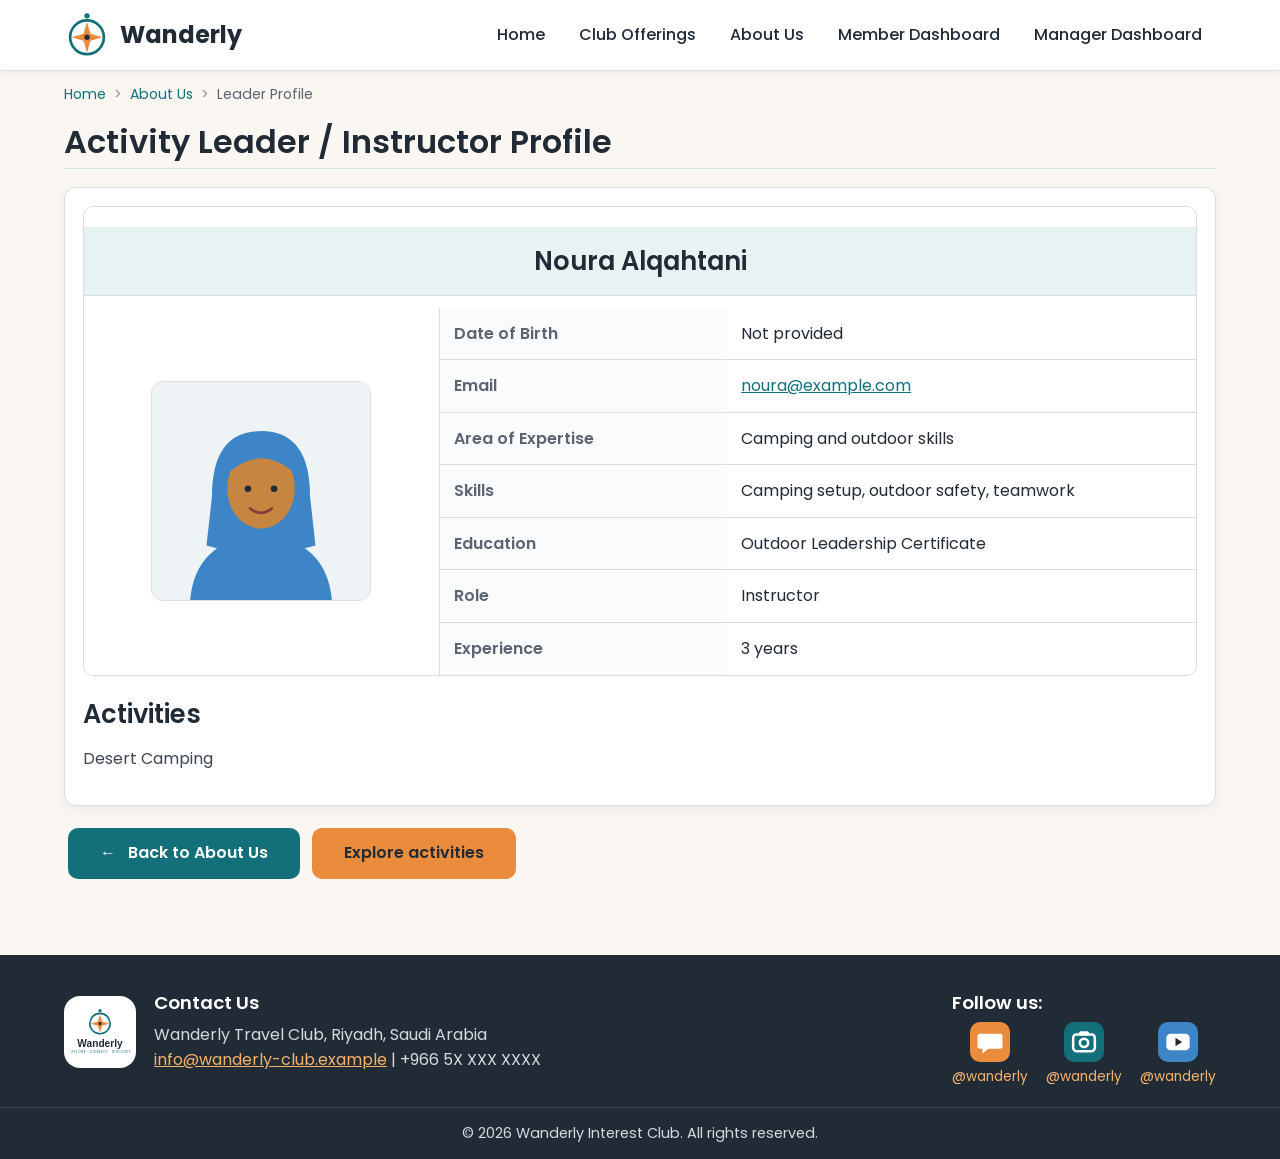
<file: profile-noura.html>
<!DOCTYPE html><html lang="en"><head><meta charset="UTF-8"><meta name="viewport" content="width=device-width, initial-scale=1.0"><meta name="description" content="Wanderly travel club member and instructor information."><title>Activity Leader / Instructor Profile | Wanderly Travel Club</title><link rel="icon" href="images/logo.svg" type="image/svg+xml"><link rel="preconnect" href="https://fonts.googleapis.com"><link rel="preconnect" href="https://fonts.gstatic.com" crossorigin><link href="https://fonts.googleapis.com/css2?family=Poppins:wght@400;500;600;700&amp;display=swap" rel="stylesheet"><link rel="stylesheet" href="css/style.css"><script src="js/script.js" defer></script></head><body>
  <header class="site-header"><div class="header-inner">
    <a href="index.html" class="brand"><img src="images/logo.svg" alt="Wanderly logo" width="46" height="46">Wanderly</a>
    <nav class="main-nav" aria-label="Main navigation"><ul>
      <li><a href="index.html">Home</a></li><li><a href="offerings.html">Club Offerings</a></li><li><a href="about.html">About Us</a></li>
      <li><a href="member-dashboard.html" class="">Member Dashboard</a></li><li><a href="manager-dashboard.html">Manager Dashboard</a></li>
    </ul></nav></div></header>
  <nav class="breadcrumb" aria-label="Breadcrumb"><ol><li><a href="index.html">Home</a></li><li><a href="about.html">About Us</a></li><li aria-current="page">Leader Profile</li></ol></nav>
  <main class="page-container"><h1>Activity Leader / Instructor Profile</h1>
<section class="profile-panel" aria-label="Noura Alqahtani profile"><div class="profile-summary"><h2 class="profile-name">Noura Alqahtani</h2><div class="profile-photo-cell"><img class="profile-photo" src="images/leaders/noura.svg" alt="Profile illustration of Noura Alqahtani"></div><table class="profile-details"><tbody><tr><th scope="row">Date of Birth</th><td>Not provided</td></tr><tr><th scope="row">Email</th><td><a href="mailto:noura@example.com">noura@example.com</a></td></tr><tr><th scope="row">Area of Expertise</th><td>Camping and outdoor skills</td></tr><tr><th scope="row">Skills</th><td>Camping setup, outdoor safety, teamwork</td></tr><tr><th scope="row">Education</th><td>Outdoor Leadership Certificate</td></tr><tr><th scope="row">Role</th><td>Instructor</td></tr><tr><th scope="row">Experience</th><td>3 years</td></tr></tbody></table></div>
<div class="profile-section"><h2>Activities</h2><p>Desert Camping</p></div></section>
<div class="profile-actions"><a class="btn" href="about.html">← &nbsp; Back to About Us</a><a class="btn btn-orange" href="offerings.html">Explore activities</a></div></main>
  <footer class="site-footer"><div class="footer-inner">
    <div class="footer-brand"><img src="images/logo-full.svg" alt="Wanderly logo"><div><h2>Contact Us</h2><address>Wanderly Travel Club, Riyadh, Saudi Arabia<br><a href="mailto:info@wanderly-club.example">info@wanderly-club.example</a> | +966 5X XXX XXXX</address></div></div>
    <div><h2>Follow us:</h2><ul class="social"><li><a href="#"><img src="images/icons/chat.svg" alt="">@wanderly</a></li><li><a href="#"><img src="images/icons/camera.svg" alt="">@wanderly</a></li><li><a href="#"><img src="images/icons/video.svg" alt="">@wanderly</a></li></ul></div>
  </div><p class="copyright">© 2026 Wanderly Interest Club. All rights reserved.</p></footer>
</body></html>
</file>
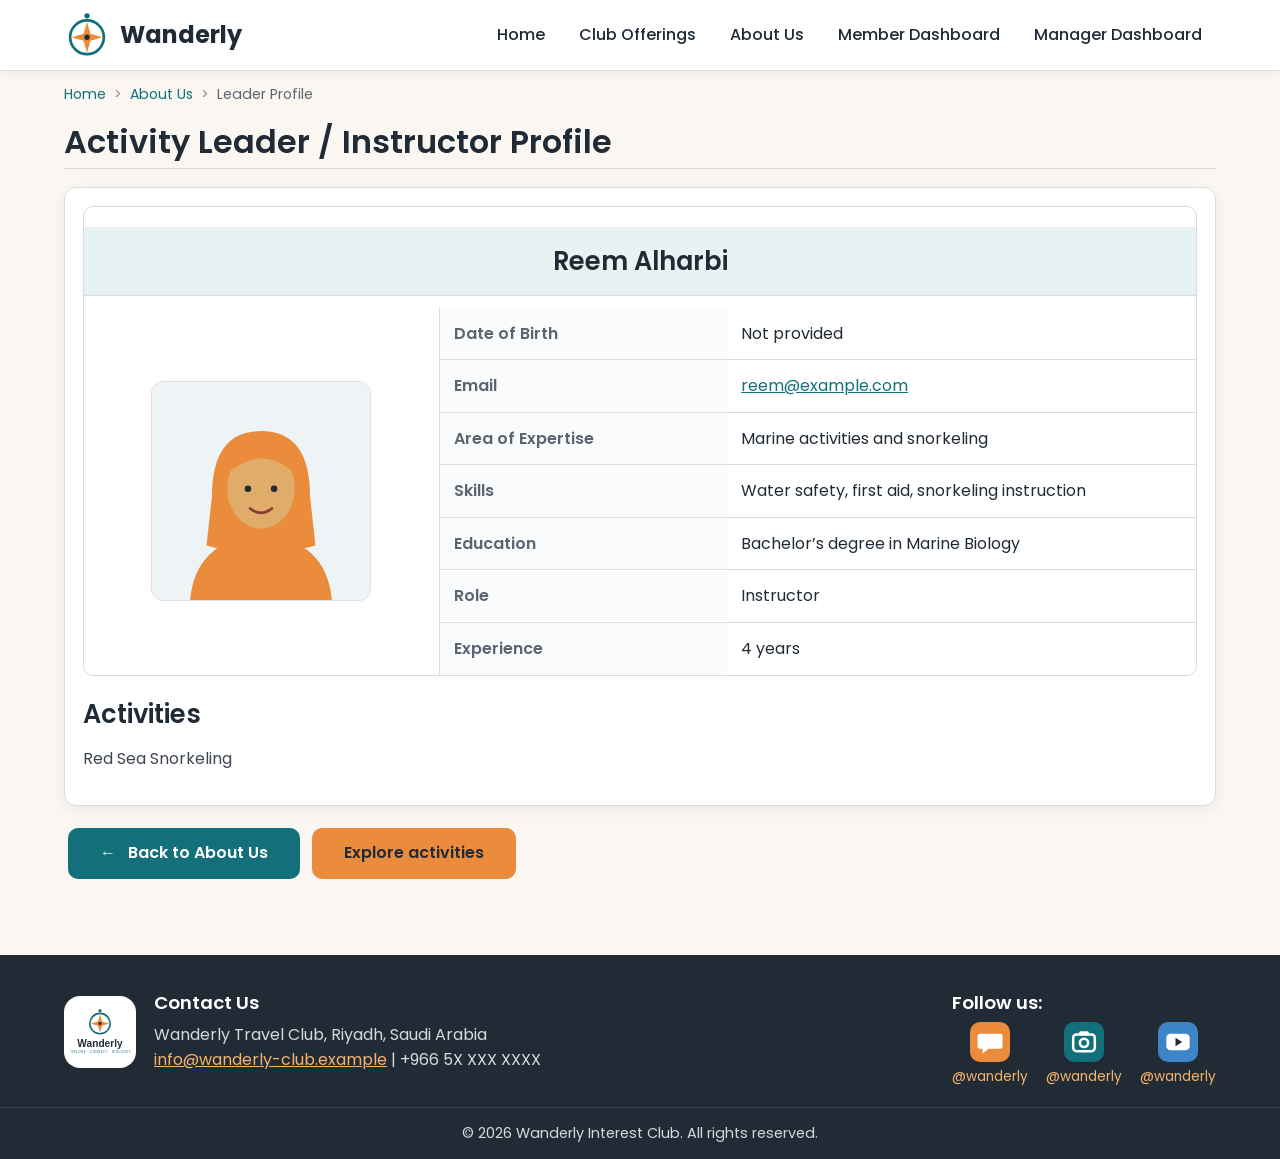
<file: profile-reem.html>
<!DOCTYPE html><html lang="en"><head><meta charset="UTF-8"><meta name="viewport" content="width=device-width, initial-scale=1.0"><meta name="description" content="Wanderly travel club member and instructor information."><title>Activity Leader / Instructor Profile | Wanderly Travel Club</title><link rel="icon" href="images/logo.svg" type="image/svg+xml"><link rel="preconnect" href="https://fonts.googleapis.com"><link rel="preconnect" href="https://fonts.gstatic.com" crossorigin><link href="https://fonts.googleapis.com/css2?family=Poppins:wght@400;500;600;700&amp;display=swap" rel="stylesheet"><link rel="stylesheet" href="css/style.css"><script src="js/script.js" defer></script></head><body>
  <header class="site-header"><div class="header-inner">
    <a href="index.html" class="brand"><img src="images/logo.svg" alt="Wanderly logo" width="46" height="46">Wanderly</a>
    <nav class="main-nav" aria-label="Main navigation"><ul>
      <li><a href="index.html">Home</a></li><li><a href="offerings.html">Club Offerings</a></li><li><a href="about.html">About Us</a></li>
      <li><a href="member-dashboard.html" class="">Member Dashboard</a></li><li><a href="manager-dashboard.html">Manager Dashboard</a></li>
    </ul></nav></div></header>
  <nav class="breadcrumb" aria-label="Breadcrumb"><ol><li><a href="index.html">Home</a></li><li><a href="about.html">About Us</a></li><li aria-current="page">Leader Profile</li></ol></nav>
  <main class="page-container"><h1>Activity Leader / Instructor Profile</h1>
<section class="profile-panel" aria-label="Reem Alharbi profile"><div class="profile-summary"><h2 class="profile-name">Reem Alharbi</h2><div class="profile-photo-cell"><img class="profile-photo" src="images/leaders/reem.svg" alt="Profile illustration of Reem Alharbi"></div><table class="profile-details"><tbody><tr><th scope="row">Date of Birth</th><td>Not provided</td></tr><tr><th scope="row">Email</th><td><a href="mailto:reem@example.com">reem@example.com</a></td></tr><tr><th scope="row">Area of Expertise</th><td>Marine activities and snorkeling</td></tr><tr><th scope="row">Skills</th><td>Water safety, first aid, snorkeling instruction</td></tr><tr><th scope="row">Education</th><td>Bachelor’s degree in Marine Biology</td></tr><tr><th scope="row">Role</th><td>Instructor</td></tr><tr><th scope="row">Experience</th><td>4 years</td></tr></tbody></table></div>
<div class="profile-section"><h2>Activities</h2><p>Red Sea Snorkeling</p></div></section>
<div class="profile-actions"><a class="btn" href="about.html">← &nbsp; Back to About Us</a><a class="btn btn-orange" href="offerings.html">Explore activities</a></div></main>
  <footer class="site-footer"><div class="footer-inner">
    <div class="footer-brand"><img src="images/logo-full.svg" alt="Wanderly logo"><div><h2>Contact Us</h2><address>Wanderly Travel Club, Riyadh, Saudi Arabia<br><a href="mailto:info@wanderly-club.example">info@wanderly-club.example</a> | +966 5X XXX XXXX</address></div></div>
    <div><h2>Follow us:</h2><ul class="social"><li><a href="#"><img src="images/icons/chat.svg" alt="">@wanderly</a></li><li><a href="#"><img src="images/icons/camera.svg" alt="">@wanderly</a></li><li><a href="#"><img src="images/icons/video.svg" alt="">@wanderly</a></li></ul></div>
  </div><p class="copyright">© 2026 Wanderly Interest Club. All rights reserved.</p></footer>
</body></html>
</file>
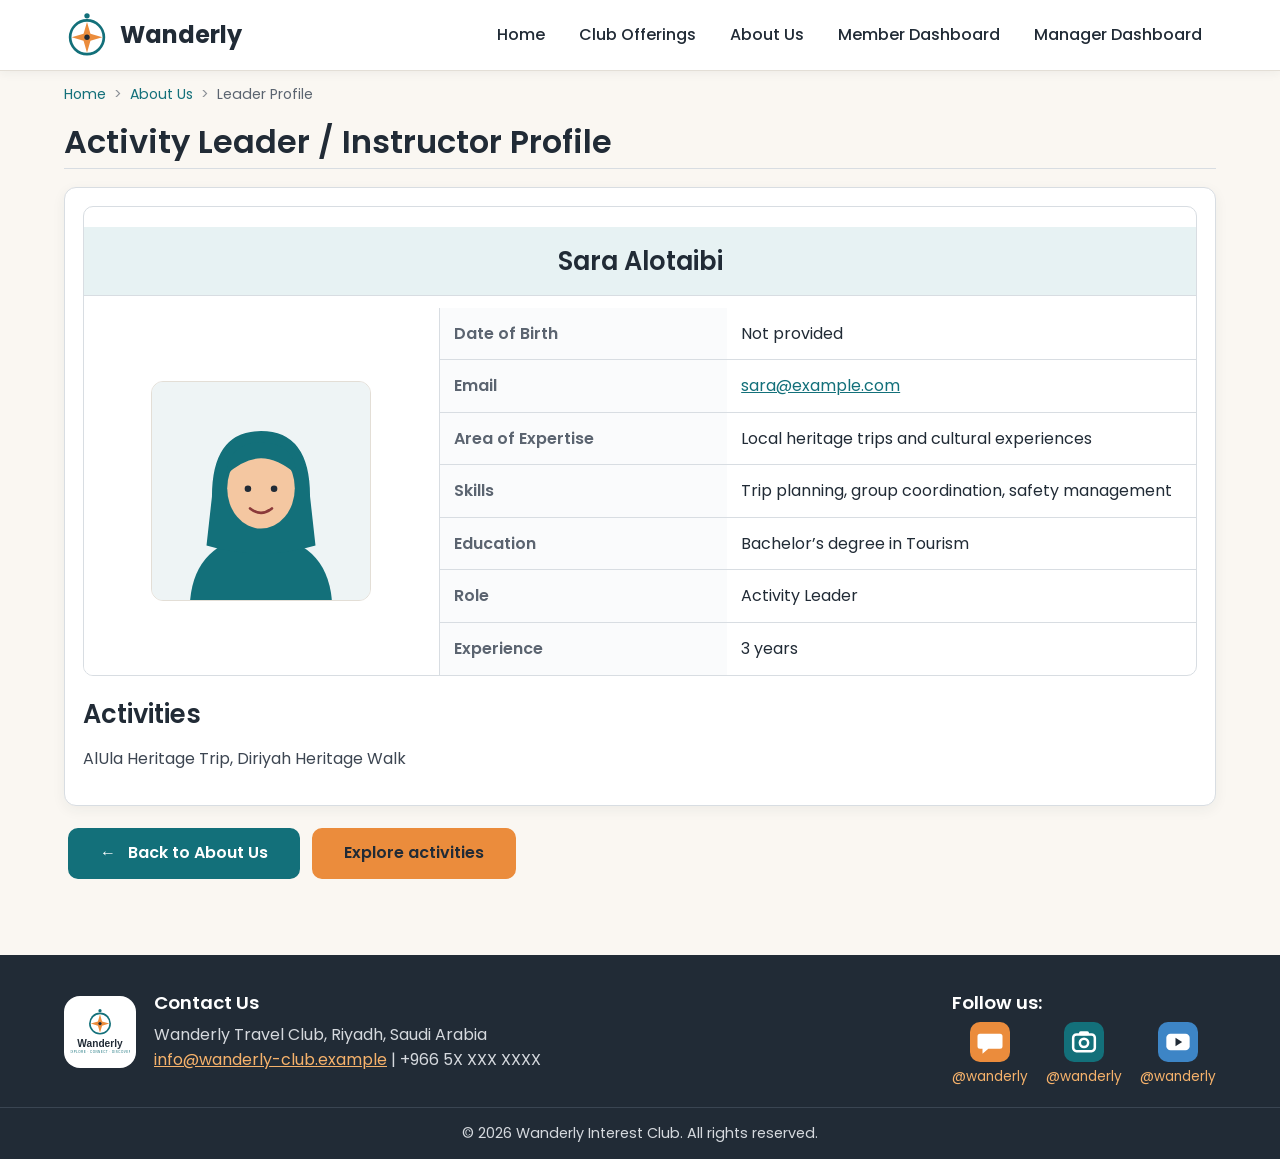
<file: profile-sara.html>
<!DOCTYPE html><html lang="en"><head><meta charset="UTF-8"><meta name="viewport" content="width=device-width, initial-scale=1.0"><meta name="description" content="Wanderly travel club member and instructor information."><title>Activity Leader / Instructor Profile | Wanderly Travel Club</title><link rel="icon" href="images/logo.svg" type="image/svg+xml"><link rel="preconnect" href="https://fonts.googleapis.com"><link rel="preconnect" href="https://fonts.gstatic.com" crossorigin><link href="https://fonts.googleapis.com/css2?family=Poppins:wght@400;500;600;700&amp;display=swap" rel="stylesheet"><link rel="stylesheet" href="css/style.css"><script src="js/script.js" defer></script></head><body>
  <header class="site-header"><div class="header-inner">
    <a href="index.html" class="brand"><img src="images/logo.svg" alt="Wanderly logo" width="46" height="46">Wanderly</a>
    <nav class="main-nav" aria-label="Main navigation"><ul>
      <li><a href="index.html">Home</a></li><li><a href="offerings.html">Club Offerings</a></li><li><a href="about.html">About Us</a></li>
      <li><a href="member-dashboard.html" class="">Member Dashboard</a></li><li><a href="manager-dashboard.html">Manager Dashboard</a></li>
    </ul></nav></div></header>
  <nav class="breadcrumb" aria-label="Breadcrumb"><ol><li><a href="index.html">Home</a></li><li><a href="about.html">About Us</a></li><li aria-current="page">Leader Profile</li></ol></nav>
  <main class="page-container"><h1>Activity Leader / Instructor Profile</h1>
<section class="profile-panel" aria-label="Sara Alotaibi profile"><div class="profile-summary"><h2 class="profile-name">Sara Alotaibi</h2><div class="profile-photo-cell"><img class="profile-photo" src="images/leaders/sara.svg" alt="Profile illustration of Sara Alotaibi"></div><table class="profile-details"><tbody><tr><th scope="row">Date of Birth</th><td>Not provided</td></tr><tr><th scope="row">Email</th><td><a href="mailto:sara@example.com">sara@example.com</a></td></tr><tr><th scope="row">Area of Expertise</th><td>Local heritage trips and cultural experiences</td></tr><tr><th scope="row">Skills</th><td>Trip planning, group coordination, safety management</td></tr><tr><th scope="row">Education</th><td>Bachelor’s degree in Tourism</td></tr><tr><th scope="row">Role</th><td>Activity Leader</td></tr><tr><th scope="row">Experience</th><td>3 years</td></tr></tbody></table></div>
<div class="profile-section"><h2>Activities</h2><p>AlUla Heritage Trip, Diriyah Heritage Walk</p></div></section>
<div class="profile-actions"><a class="btn" href="about.html">← &nbsp; Back to About Us</a><a class="btn btn-orange" href="offerings.html">Explore activities</a></div></main>
  <footer class="site-footer"><div class="footer-inner">
    <div class="footer-brand"><img src="images/logo-full.svg" alt="Wanderly logo"><div><h2>Contact Us</h2><address>Wanderly Travel Club, Riyadh, Saudi Arabia<br><a href="mailto:info@wanderly-club.example">info@wanderly-club.example</a> | +966 5X XXX XXXX</address></div></div>
    <div><h2>Follow us:</h2><ul class="social"><li><a href="#"><img src="images/icons/chat.svg" alt="">@wanderly</a></li><li><a href="#"><img src="images/icons/camera.svg" alt="">@wanderly</a></li><li><a href="#"><img src="images/icons/video.svg" alt="">@wanderly</a></li></ul></div>
  </div><p class="copyright">© 2026 Wanderly Interest Club. All rights reserved.</p></footer>
</body></html>
</file>
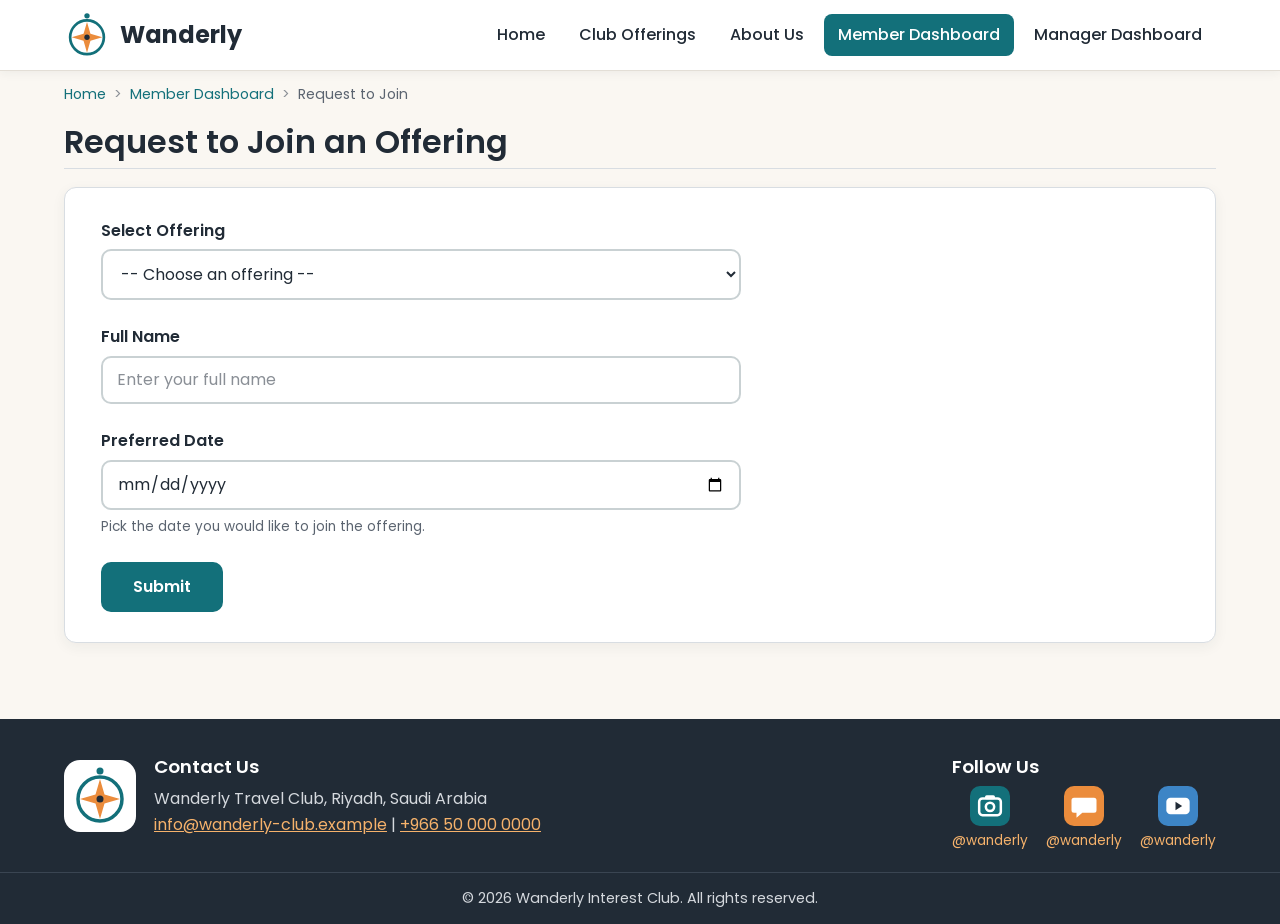
<file: request-join.html>
<!DOCTYPE html>
<html lang="en">
<head>
  <meta charset="UTF-8">
  <meta name="viewport" content="width=device-width, initial-scale=1.0">
  <meta name="description" content="Request to join a Wanderly club offering by choosing a trip, entering your name and picking a preferred date.">
  <title>Request to Join an Offering | Wanderly Travel Club</title>
  <link rel="icon" href="images/logo.svg" type="image/svg+xml">
  <link rel="preconnect" href="https://fonts.googleapis.com">
  <link rel="preconnect" href="https://fonts.gstatic.com" crossorigin>
  <link href="https://fonts.googleapis.com/css2?family=Poppins:wght@400;500;600;700&amp;display=swap" rel="stylesheet">
  <link rel="stylesheet" href="css/style.css">
</head>
<body>
  <header class="site-header">
    <div class="header-inner">
      <a href="index.html" class="brand"><img src="images/logo.svg" alt="Wanderly logo" width="46" height="46">Wanderly</a>
      <nav class="main-nav" aria-label="Main navigation">
        <ul>
        <li><a href="index.html">Home</a></li>
        <li><a href="offerings.html">Club Offerings</a></li>
        <li><a href="about.html">About Us</a></li>
        <li><a href="member-dashboard.html" class="active">Member Dashboard</a></li>
        <li><a href="manager-dashboard.html">Manager Dashboard</a></li>
        </ul>
      </nav>
    </div>
  </header>

  <nav class="breadcrumb" aria-label="Breadcrumb">
    <ol>
      <li><a href="index.html">Home</a></li>
      <li><a href="member-dashboard.html">Member Dashboard</a></li>
      <li aria-current="page">Request to Join</li>
    </ol>
  </nav>

  <main class="page-container">
    <h1>Request to Join an Offering</h1>
    <form class="form-box form-stack" action="#" method="post">
      <div class="field">
        <label for="offering">Select Offering</label>
        <select id="offering" name="offering" required>
          <option value="">-- Choose an offering --</option>
          <option value="alula-heritage">AlUla Heritage Trip &ndash; 850 SAR</option>
          <option value="edge-of-the-world">Edge of the World Hike &ndash; 150 SAR</option>
          <option value="red-sea-snorkeling">Red Sea Snorkeling Weekend &ndash; 1200 SAR</option>
          <option value="diriyah-walk">Historic Diriyah Walk &ndash; Free</option>
          <option value="abha-mountains">Abha Mountain Retreat &ndash; 950 SAR</option>
          <option value="desert-camping">Desert Camping Night &ndash; 200 SAR</option>
        </select>
      </div>

      <div class="field">
        <label for="full-name">Full Name</label>
        <input type="text" id="full-name" name="full_name" placeholder="Enter your full name" autocomplete="name" required>
      </div>

      <div class="field">
        <label for="preferred-date">Preferred Date</label>
        <input type="date" id="preferred-date" name="preferred_date" required>
        <p class="form-hint">Pick the date you would like to join the offering.</p>
      </div>

      <div class="form-actions">
        <button type="submit" class="btn">Submit</button>
      </div>
    </form>
  </main>

  <footer class="site-footer">
    <div class="footer-inner">
      <div class="footer-brand">
        <img src="images/logo.svg" alt="Wanderly logo" width="72" height="72">
        <div>
          <h2>Contact Us</h2>
          <address>
            Wanderly Travel Club, Riyadh, Saudi Arabia<br>
            <a href="mailto:info@wanderly-club.example">info@wanderly-club.example</a> | <a href="tel:+966500000000">+966 50 000 0000</a>
          </address>
        </div>
      </div>
      <div>
        <h2>Follow Us</h2>
        <ul class="social">
          <li><a href="https://www.instagram.com/" title="Instagram"><img src="images/icons/camera.svg" alt="Instagram" width="40" height="40">@wanderly</a></li>
          <li><a href="https://x.com/" title="X"><img src="images/icons/chat.svg" alt="X" width="40" height="40">@wanderly</a></li>
          <li><a href="https://www.youtube.com/" title="YouTube"><img src="images/icons/video.svg" alt="YouTube" width="40" height="40">@wanderly</a></li>
        </ul>
      </div>
    </div>
    <p class="copyright">&copy; 2026 Wanderly Interest Club. All rights reserved.</p>
  </footer>
  <script src="js/script.js"></script>
</body>
</html>
</file>
<file: css/style.css>
/* ==========================================================
   Wanderly Travel Club - IT312 Phase 2
   One shared stylesheet for every page of the website.

   TABLE OF CONTENTS
    1. Base (reset, typography, layout, breadcrumb)
    2. Header & Navigation
    3. Home - Intro
    4. Buttons
    5. Offering Cards
    6. Member Reviews
    7. Extra Section (Trip of the Month)
    8. Club Offerings - Sort Toolbar
    9. About Us (mission and team list)
   10. Tables, Profile & Member Dashboard
   11. Forms (all forms + rating control)
   12. Manager Dashboard pages
   13. Quick links and Manager pages
   14. Footer
   15. Small screens
   16. Home page - theme button, back to top, footer clock (Phase 3)
   17. Dark theme (Phase 3)
   18. Responsive header, footer and Home page (Phase 3)
   ========================================================== */

/* ==========================================================
   1. BASE
   ========================================================== */

*,
*::before,
*::after {
  box-sizing: border-box;
}

html {
  scroll-behavior: smooth;
}

body {
  margin: 0;
  font-family: "Poppins", Arial, Helvetica, sans-serif;
  font-size: 1rem;
  line-height: 1.6;
  color: #212B36;
  background-color: #FAF7F2;
}

img {
  max-width: 100%;
  height: auto;
}

a {
  color: #13707A;
}

a:hover {
  color: #0E5860;
}

main {
  max-width: 1200px;
  margin: 0 auto;
  padding: 8px 24px 36px;
}

h1,
h2,
h3 {
  line-height: 1.25;
  font-weight: 600;
}

h1 {
  margin: 8px 0 18px;
  padding-bottom: 6px;
  font-size: clamp(1.45rem, 2.5vw, 2rem);
  border-bottom: 1px solid #D8DDE2;
}

h2 {
  font-size: 1.6rem;
}

main > h2,
main > section > h2 {
  margin: 40px 0 20px;
}

main > h2::after,
main > section > h2::after {
  content: "";
  display: block;
  width: 56px;
  height: 4px;
  margin-top: 8px;
  border-radius: 2px;
  background-color: #EB8C3C;
}

/* =====Breadcrumbs ===== */
.breadcrumb {
  max-width: 1200px;
  margin: 0 auto;
  padding: 12px 24px 0;
  color: #5B6470;
  font-size: .88rem;
}
.breadcrumb ol { list-style: none; display: flex; flex-wrap: wrap; gap: 8px; margin: 0; padding: 0; }
.breadcrumb li + li::before { content: ">"; color: #8A8F96; margin-right: 8px; }
.breadcrumb a { color: #13707A; text-decoration: none; }
.breadcrumb a:hover { text-decoration: underline; }

/* Visually hidden text that is still read by screen readers */
.sr-only {
  position: absolute;
  width: 1px;
  height: 1px;
  margin: -1px;
  padding: 0;
  overflow: hidden;
  border: 0;
  white-space: nowrap;
}

/* ==========================================================
   2. HEADER & NAVIGATION
   ========================================================== */

.site-header {
  background-color: #FFFFFF;
  border-bottom: 1px solid #E3DED6;
  box-shadow: 0 2px 10px rgba(33, 43, 54, 0.06);
}

.header-inner {
  max-width: 1200px;
  margin: 0 auto;
  padding: 12px 24px;
  display: flex;
  align-items: center;
  justify-content: space-between;
  flex-wrap: wrap;
  gap: 12px;
}

.brand {
  display: flex;
  align-items: center;
  gap: 10px;
  text-decoration: none;
  color: #212B36;
  font-size: 1.5rem;
  font-weight: 700;
}

.brand img {
  width: 46px;
  height: 46px;
}

.main-nav ul {
  list-style: none;
  margin: 0;
  padding: 0;
  display: flex;
  flex-wrap: wrap;
  gap: 6px;
}

.main-nav a {
  display: block;
  padding: 8px 14px;
  border-radius: 8px;
  text-decoration: none;
  font-weight: 500;
  color: #212B36;
  transition: background-color 0.2s, color 0.2s;
}

.main-nav a:hover {
  background-color: #E7F2F3;
  color: #13707A;
}

.main-nav a.active {
  background-color: #13707A;
  color: #FFFFFF;
}

/* ==========================================================
   3. HOME - INTRO
   ========================================================== */

.intro {
  display: flex;
  align-items: center;
  gap: 40px;
  flex-wrap: wrap;
}

.intro img {
  flex: 1 1 380px;
  min-width: 0;
  height: 340px;
  object-fit: cover;
  border-radius: 18px;
  box-shadow: 0 8px 24px rgba(33, 43, 54, 0.12);
}

.intro-text {
  flex: 1 1 380px;
}

.intro-text .tagline {
  color: #13707A;
  font-weight: 600;
  letter-spacing: 2px;
  text-transform: uppercase;
  font-size: 0.85rem;
  margin: 0;
}

.intro-text p {
  font-size: 1.1rem;
  color: #3D4652;
}

/* ==========================================================
   4. BUTTONS
   ========================================================== */

.btn {
  display: inline-block;
  padding: 12px 30px;
  border: 2px solid #13707A;
  border-radius: 10px;
  background-color: #13707A;
  color: #FFFFFF;
  font-family: inherit;
  font-size: 1rem;
  font-weight: 600;
  line-height: 1.4;
  text-align: center;
  text-decoration: none;
  cursor: pointer;
  transition: background-color 0.2s, border-color 0.2s, transform 0.2s, box-shadow 0.2s;
}

.btn:hover {
  background-color: #0E5860;
  border-color: #0E5860;
  color: #FFFFFF;
  transform: translateY(-2px);
  box-shadow: 0 6px 14px rgba(19, 112, 122, 0.28);
}

.btn:focus {
  outline: 3px solid #F6B26B;
  outline-offset: 2px;
}

.btn:active {
  transform: translateY(0);
  box-shadow: none;
}

.btn-orange {
  background-color: #EB8C3C;
  border-color: #EB8C3C;
  color: #212B36;
}

.btn-orange:hover {
  background-color: #F5A257;
  border-color: #F5A257;
  color: #212B36;
  box-shadow: 0 6px 14px rgba(235, 140, 60, 0.35);
}

.btn-outline {
  background-color: transparent;
  color: #13707A;
}

.btn-outline:hover {
  background-color: #E7F2F3;
  border-color: #13707A;
  color: #13707A;
  box-shadow: none;
}

/* ==========================================================
   5. OFFERING CARDS
   ========================================================== */

.offerings {
  display: flex;
  flex-wrap: wrap;
  gap: 24px;
}

.offering-card {
  position: relative;
  flex: 1 1 300px;
  max-width: 380px;
  background-color: #FFFFFF;
  border-radius: 16px;
  overflow: hidden;
  box-shadow: 0 4px 16px rgba(33, 43, 54, 0.08);
  transition: transform 0.25s, box-shadow 0.25s;
}

.offering-card img {
  width: 100%;
  height: 200px;
  object-fit: cover;
}

.offering-body {
  padding: 16px 20px 20px;
}

.offering-body h2,
.offering-body h3 {
  margin: 0 0 6px;
  font-size: 1.15rem;
}

.offering-body p {
  margin: 0;
  color: #5B6470;
}

.price {
  display: inline-block;
  margin-top: 12px;
  padding: 4px 12px;
  border-radius: 20px;
  background-color: #FDEBDC;
  color: #B4581A;
  font-weight: 600;
}

.price.free {
  background-color: #E1F3E5;
  color: #2E7D32;
}

.offering-card .more-info {
  position: absolute;
  left: 0;
  right: 0;
  bottom: 0;
  height: 100%;
  padding: 24px;
  background-color: rgba(19, 112, 122, 0.95);
  color: #FFFFFF;
  display: flex;
  flex-direction: column;
  justify-content: center;
  opacity: 0;
  transform: translateY(20px);
  transition: opacity 0.3s, transform 0.3s;
}

.offering-card .more-info .more-title {
  margin: 0 0 10px;
  font-size: 1.2rem;
  font-weight: 700;
}

.offering-card .more-info ul {
  margin: 0;
  padding-left: 18px;
}

.offering-card:hover {
  transform: translateY(-6px);
  box-shadow: 0 12px 28px rgba(33, 43, 54, 0.18);
}

.offering-card:hover .more-info {
  opacity: 1;
  transform: translateY(0);
}

.section-link {
  margin-top: 20px;
}

/* ==========================================================
   6. MEMBER REVIEWS
   ========================================================== */

.reviews {
  display: flex;
  flex-wrap: wrap;
  gap: 20px;
}

.review {
  flex: 1 1 280px;
  background-color: #FFFFFF;
  border-left: 5px solid #EB8C3C;
  border-radius: 12px;
  padding: 18px 22px;
  box-shadow: 0 4px 14px rgba(33, 43, 54, 0.06);
}

.review h3 {
  margin: 0;
  font-size: 1.05rem;
}

.review .stars {
  color: #EB8C3C;
  font-size: 1.2rem;
  letter-spacing: 2px;
  margin: 4px 0;
}

.review .feedback {
  font-style: italic;
  color: #3D4652;
  margin: 6px 0;
}

.review .member {
  font-size: 0.9rem;
  color: #8A8F96;
  margin: 0;
}

/* ==========================================================
   7. EXTRA SECTION (TRIP OF THE MONTH)
   ========================================================== */

.trip-of-month {
  position: relative;
  border-radius: 20px;
  overflow: hidden;
  color: #FFFFFF;
  background-color: #212B36;
}

.trip-of-month img {
  width: 100%;
  height: 320px;
  object-fit: cover;
  opacity: 0.85;
}

.trip-content {
  position: absolute;
  top: 0;
  left: 0;
  right: 0;
  bottom: 0;
  padding: 32px;
  display: flex;
  flex-direction: column;
  justify-content: center;
  align-items: flex-start;
  background: linear-gradient(90deg, rgba(33, 43, 54, 0.85) 0%, rgba(33, 43, 54, 0.35) 60%, rgba(33, 43, 54, 0) 100%);
}

.trip-content .badge {
  background-color: #EB8C3C;
  padding: 4px 14px;
  border-radius: 20px;
  font-size: 0.85rem;
  font-weight: 600;
}

.trip-content h3 {
  color: #FFFFFF;
  font-size: 2rem;
  margin: 12px 0 6px;
}

.trip-content p {
  margin: 0 0 16px;
}

.countdown {
  display: flex;
  gap: 12px;
  flex-wrap: wrap;
}

.countdown div {
  min-width: 78px;
  padding: 10px 12px;
  border-radius: 12px;
  background-color: rgba(255, 255, 255, 0.18);
  border: 1px solid rgba(255, 255, 255, 0.4);
  text-align: center;
}

.countdown span {
  display: block;
  font-size: 1.8rem;
  font-weight: 700;
  line-height: 1.1;
}

.countdown small {
  font-size: 0.75rem;
  text-transform: uppercase;
  letter-spacing: 1px;
}

/* ==========================================================
   8. CLUB OFFERINGS - SORT TOOLBAR
   ========================================================== */

.toolbar {
  display: flex;
  justify-content: flex-end;
  align-items: center;
  gap: 10px;
  margin-bottom: 24px;
}

.toolbar label {
  font-weight: 600;
}

.toolbar select {
  min-width: 220px;
}

/* ==========================================================
   9. ABOUT US (MISSION AND TEAM LIST)
   ========================================================== */

.mission {
  background-color: #FFFFFF;
  border-radius: 16px;
  padding: 20px 28px;
  border-left: 5px solid #13707A;
}

.team-scroll {
  display: flex;
  gap: 22px;
  overflow-x: auto;
  padding: 6px 4px 18px;
  scroll-snap-type: x mandatory;
}

.team-member {
  flex: 0 0 230px;
  scroll-snap-align: start;
  background-color: #FFFFFF;
  border-radius: 16px;
  padding: 16px;
  text-align: center;
  box-shadow: 0 4px 14px rgba(33, 43, 54, 0.08);
}

.team-member img {
  width: 100%;
  height: 200px;
  object-fit: cover;
  border-radius: 12px;
}

.team-member a {
  display: block;
  margin-top: 12px;
  font-weight: 600;
  font-size: 1.05rem;
  text-decoration: none;
}

.team-member a:hover {
  text-decoration: underline;
}

.team-member p {
  margin: 2px 0 0;
  color: #8A8F96;
  font-size: 0.9rem;
}

.hint {
  margin: 0 0 8px;
  color: #8A8F96;
  font-size: 0.85rem;
}

/* ==========================================================
   10. TABLES, PROFILE & MEMBER DASHBOARD
   ========================================================== */

.page-container { max-width: 1200px; margin: 0 auto; padding: 8px 24px 36px; }
.page-container > h1 { margin: 8px 0 18px; padding-bottom: 6px; border-bottom: 1px solid #D8DDE2; font-size: clamp(1.45rem, 2.5vw, 2rem); }
.page-container h2 { margin: 20px 0 12px; }
.dashboard-panel, .profile-panel { background: #FFFFFF; border: 1px solid #D8DDE2; border-radius: 12px; padding: 18px; box-shadow: 0 4px 14px rgba(33,43,54,.06); }
.table-wrap { width: 100%; overflow-x: auto; }
.data-table { width: 100%; border-collapse: collapse; background: #FFFFFF; margin: 0; }
.data-table th, .data-table td { border: 1px solid #D8DDE2; padding: 13px 14px; text-align: left; vertical-align: middle; }
.data-table th { background: #E7F2F3; color: #212B36; font-weight: 700; }
.data-table tbody tr:nth-child(even) { background: #FAFBFC; }
.data-table tbody tr:hover { background: #F2F8F8; }
.status { display: inline-block; padding: 4px 10px; border-radius: 20px; font-size: .82rem; font-weight: 600; text-transform: capitalize; white-space: nowrap; }
.status-pending { color: #8A5200; background: #FFF1D6; }
.status-declined, .status-rejected { color: #A52A2A; background: #FCE8E6; }
.status-completed, .status-approved { color: #216E39; background: #E1F3E5; }
.quick-links { display: flex; flex-wrap: wrap; gap: 14px; margin-top: 18px; }
.quick-links .btn { min-width: 190px; text-align: center; }
.profile-summary { display: grid; grid-template-columns: minmax(170px, 32%) 1fr; border: 1px solid #D8DDE2; border-radius: 10px; overflow: hidden; }
.profile-name { grid-column: 1 / -1; background: #E7F2F3; border-bottom: 1px solid #D8DDE2; padding: 18px; margin: 0; text-align: center; }
.profile-photo-cell { display: flex; align-items: center; justify-content: center; padding: 20px; border-right: 1px solid #D8DDE2; background: #FFFFFF; }
.profile-photo { display: block; width: min(100%, 220px); aspect-ratio: 1 / 1; object-fit: cover; border-radius: 12px; border: 1px solid #E3DED6; background: #F7F8FA; }
.profile-details { width: 100%; border-collapse: collapse; }
.profile-details th, .profile-details td { border-bottom: 1px solid #D8DDE2; padding: 13px 14px; text-align: left; }
.profile-details tr:last-child th, .profile-details tr:last-child td { border-bottom: 0; }
.profile-details th { width: 38%; color: #5B6470; background: #FAFBFC; font-weight: 600; }
.profile-actions { display: flex; flex-wrap: wrap; gap: 12px; margin: 22px 4px 0; }
.profile-actions .btn { min-width: 180px; text-align: center; }
.profile-section { margin-top: 22px; }
.profile-section p { color: #3D4652; }
@media (max-width: 650px) {
  .page-container { padding: 8px 16px 28px; }
  .breadcrumb { padding: 10px 16px 0; }
  .dashboard-panel, .profile-panel { padding: 12px; }
  .data-table th, .data-table td { padding: 10px; font-size: .9rem; }
  .profile-summary { grid-template-columns: 1fr; }
  .profile-name { grid-column: 1; }
  .profile-photo-cell { border-right: 0; border-bottom: 1px solid #D8DDE2; }
  .profile-photo { width: 170px; }
  .profile-details th, .profile-details td { padding: 11px; }
  .quick-links .btn, .profile-actions .btn { flex: 1 1 100%; }
}

/* ==========================================================
   11. FORMS
   ========================================================== */

/* Form container (white panel, same look as the dashboard panels) */
.form-box {
  background-color: #FFFFFF;
  border: 1px solid #D8DDE2;
  border-radius: 12px;
  padding: 30px 36px;
  box-shadow: 0 4px 14px rgba(33, 43, 54, 0.06);
}

/* Single-column form: fields stay a comfortable reading width */
.form-stack .field,
.form-stack .rating {
  max-width: 640px;
}

/* Two-column form (used by the Join Our Team form) */
.form-grid {
  display: grid;
  grid-template-columns: repeat(auto-fit, minmax(260px, 1fr));
  gap: 22px 28px;
}

.field {
  display: flex;
  flex-direction: column;
  gap: 6px;
  margin-bottom: 24px;
}

.form-grid .field {
  margin-bottom: 0;
}

.form-box label,
.rating legend {
  font-weight: 600;
  color: #212B36;
}

/* Text controls */
input[type="text"],
input[type="email"],
input[type="date"],
input[type="file"],
select,
textarea {
  padding: 11px 14px;
  border: 2px solid #C9D1D3;
  border-radius: 10px;
  background-color: #FFFFFF;
  color: #212B36;
  font-family: inherit;
  font-size: 1rem;
  line-height: 1.4;
  transition: border-color 0.2s, box-shadow 0.2s;
}

.field input,
.field select,
.field textarea {
  width: 100%;
}

select {
  cursor: pointer;
}

textarea {
  min-height: 190px;
  resize: vertical;
}

::placeholder {
  color: #8A8F96;
  opacity: 1;
}

input:hover,
select:hover,
textarea:hover {
  border-color: #8FB8BD;
}

input:focus,
select:focus,
textarea:focus {
  outline: none;
  border-color: #13707A;
  box-shadow: 0 0 0 4px rgba(19, 112, 122, 0.18);
}

.form-hint {
  margin: 0;
  font-size: 0.85rem;
  color: #5B6470;
}

.form-actions {
  margin-top: 8px;
}

/* Star rating control: radio buttons shown as 5 clickable stars.
   The stars are written 5 -> 1 in the HTML and reversed with
   row-reverse, so "checked / hovered star + the ones before it"
   can be coloured with the ~ sibling selector. */
.rating {
  margin: 0 0 24px;
  padding: 0;
  border: 0;
  min-width: 0;
}

.rating legend {
  padding: 0;
  margin-bottom: 4px;
}

.rating-stars {
  position: relative;
  display: inline-flex;
  flex-direction: row-reverse;
  justify-content: flex-end;
  gap: 4px;
}

.rating-stars input {
  position: absolute;
  opacity: 0;
  width: 1px;
  height: 1px;
}

.rating-stars label {
  font-size: 2.4rem;
  line-height: 1;
  color: #D9DDE1;
  cursor: pointer;
  transition: color 0.15s, transform 0.15s;
}

.rating-stars label:hover,
.rating-stars label:hover ~ label,
.rating-stars input:checked ~ label {
  color: #EB8C3C;
}

.rating-stars label:hover {
  transform: scale(1.15);
}

.rating-stars input:focus + label {
  outline: 3px solid #13707A;
  outline-offset: 3px;
  border-radius: 6px;
}

/* Invalid field highlight (set by JavaScript on Request to Join / Evaluation) */
.field-error input,
.field-error select,
.field-error textarea {
  border-color: #C62828;
  background-color: #FFF5F5;
}

.field-error input:focus,
.field-error select:focus,
.field-error textarea:focus {
  box-shadow: 0 0 0 4px rgba(198, 40, 40, 0.18);
}

.rating.field-error .rating-stars {
  outline: 2px solid #C62828;
  outline-offset: 6px;
  border-radius: 8px;
}

#current-session-requests {
  margin-top: 24px;
}

#current-session-requests h2 {
  margin-top: 0;
}

/* Dark theme for forms */
body.dark-theme .form-box {
  background-color: #1F2933;
  border-color: #3A4855;
}

body.dark-theme .form-box label,
body.dark-theme .rating legend {
  color: #E6E9EC;
}

body.dark-theme .form-hint {
  color: #AEB7C0;
}

body.dark-theme input[type="text"],
body.dark-theme input[type="email"],
body.dark-theme input[type="date"],
body.dark-theme input[type="file"],
body.dark-theme select,
body.dark-theme textarea {
  background-color: #24313D;
  border-color: #465462;
  color: #E6E9EC;
}

body.dark-theme input[type="date"] {
  color-scheme: dark;
}

body.dark-theme .rating-stars label {
  color: #465462;
}

body.dark-theme .rating-stars label:hover,
body.dark-theme .rating-stars label:hover ~ label,
body.dark-theme .rating-stars input:checked ~ label {
  color: #EB8C3C;
}

body.dark-theme .field-error input,
body.dark-theme .field-error select,
body.dark-theme .field-error textarea {
  border-color: #EF5350;
  background-color: #3A2428;
}

/* ==========================================================
   12. MANAGER DASHBOARD PAGES
   ========================================================== */

/* ==========================================================
   13. QUICK LINKS AND MANAGER PAGES
   ========================================================== */

.page-intro {
  max-width: 850px;
  margin: 0 0 24px;
  color: #5B6470;
}

.manager-quick-links {
  align-items: stretch;
}

.manager-quick-links .btn {
  flex: 0 1 280px;
}

.manager-form {
  margin-top: 12px;
}

.manager-form .field {
  max-width: 760px;
}

.manager-form .form-actions {
  display: flex;
  flex-wrap: wrap;
  gap: 12px;
  align-items: center;
}

.manager-form button {
  font-family: inherit;
}

.leader-management-list {
  display: grid;
  grid-template-columns: repeat(auto-fit, minmax(220px, 1fr));
  gap: 16px;
  margin: 18px 0 24px;
}

.leader-management-card {
  display: flex;
  align-items: center;
  gap: 12px;
  min-width: 0;
  padding: 12px;
  border: 1px solid #D8DDE2;
  border-radius: 12px;
  background: #FAFBFC;
  cursor: pointer;
  transition: border-color .2s, box-shadow .2s, transform .2s;
}

.leader-management-card:hover {
  border-color: #8FB8BD;
  box-shadow: 0 4px 14px rgba(33, 43, 54, .08);
  transform: translateY(-2px);
}

.leader-management-card img {
  width: 64px;
  height: 64px;
  flex: 0 0 64px;
  object-fit: cover;
  border-radius: 10px;
  background: #E7F2F3;
}

.leader-management-info {
  display: flex;
  flex: 1;
  flex-direction: column;
  min-width: 0;
}

.leader-management-info strong {
  color: #212B36;
  overflow-wrap: anywhere;
}

.leader-management-info small {
  color: #5B6470;
}

.leader-management-card input[type="checkbox"] {
  width: 18px;
  height: 18px;
  flex: 0 0 18px;
  accent-color: #13707A;
  cursor: pointer;
}

.form-actions-wide {
  grid-column: 1 / -1;
}

/* ==========================================================
   14. FOOTER
   ========================================================== */

.site-footer {
  background-color: #212B36;
  color: #D5D9DE;
  margin-top: 40px;
}

.footer-inner {
  max-width: 1200px;
  margin: 0 auto;
  padding: 36px 24px 20px;
  display: flex;
  flex-wrap: wrap;
  justify-content: space-between;
  align-items: flex-start;
  gap: 28px;
}

.footer-brand {
  display: flex;
  gap: 18px;
  align-items: center;
}

.footer-brand img {
  width: 72px;
  height: 72px;
  background-color: #FFFFFF;
  border-radius: 16px;
  padding: 6px;
}

.site-footer h2 {
  color: #FFFFFF;
  font-size: 1.15rem;
  margin: 0 0 8px;
}

.site-footer h2::after {
  display: none;
}

.site-footer address {
  font-style: normal;
}

.site-footer a {
  color: #F6B26B;
}

.social {
  list-style: none;
  margin: 0;
  padding: 0;
  display: flex;
  gap: 18px;
}

.social a {
  display: flex;
  flex-direction: column;
  align-items: center;
  gap: 4px;
  text-decoration: none;
  font-size: 0.85rem;
}

.social img {
  width: 40px;
  height: 40px;
  transition: transform 0.2s;
}

.social a:hover img {
  transform: scale(1.12);
}

.copyright {
  border-top: 1px solid #3A4552;
  text-align: center;
  padding: 14px 24px;
  margin: 0;
  font-size: 0.9rem;
}


/* ==========================================================
   15. SMALL SCREENS
   ========================================================== */

@media (max-width: 650px) {
  .manager-form {
    padding: 20px 16px;
  }

  .manager-quick-links {
    flex-direction: column;
  }

  .manager-quick-links .btn,
  .manager-form .form-actions .btn,
  .manager-form .form-actions button {
    width: 100%;
    flex: 1 1 100%;
  }

  .leader-management-list {
    grid-template-columns: 1fr;
  }

  .leader-management-card {
    padding: 10px;
  }

  .page-intro {
    font-size: .95rem;
  }
}


/* ==========================================================
   16. HOME PAGE - THEME BUTTON, BACK TO TOP, FOOTER CLOCK
   ========================================================== */

.page-title {
  display: flex;
  align-items: center;
  justify-content: space-between;
  flex-wrap: wrap;
  gap: 12px;
  border-bottom: 1px solid #D8DDE2;
  margin: 8px 0 18px;
}

.page-title h1 {
  margin: 0;
  padding-bottom: 6px;
  border-bottom: 0;
}

.theme-toggle {
  padding: 8px 18px;
  border: 2px solid #13707A;
  border-radius: 20px;
  background-color: #FFFFFF;
  color: #13707A;
  font-family: inherit;
  font-size: 0.95rem;
  font-weight: 600;
  cursor: pointer;
  transition: background-color 0.2s, color 0.2s;
}

.theme-toggle:hover {
  background-color: #13707A;
  color: #FFFFFF;
}

.back-to-top {
  position: fixed;
  right: 24px;
  bottom: 24px;
  z-index: 20;
  padding: 12px 18px;
  border: 0;
  border-radius: 30px;
  background-color: #EB8C3C;
  color: #212B36;
  font-family: inherit;
  font-weight: 700;
  cursor: pointer;
  box-shadow: 0 6px 16px rgba(33, 43, 54, 0.25);
  opacity: 0;
  visibility: hidden;
  transform: translateY(20px);
  transition: opacity 0.3s, transform 0.3s, visibility 0.3s;
}

.back-to-top.show {
  opacity: 1;
  visibility: visible;
  transform: translateY(0);
}

.back-to-top:hover {
  background-color: #F5A257;
}

.footer-clock {
  margin: 0;
  padding: 0 24px 14px;
  text-align: center;
  color: #F6B26B;
  font-weight: 600;
}

/* ==========================================================
   17. DARK THEME (Home page - switched by the theme button)
   ========================================================== */

body.dark-theme {
  background-color: #141A21;
  color: #E6E9EC;
}

body.dark-theme a {
  color: #6FD3DB;
}

body.dark-theme .btn {
  color: #FFFFFF;
}

body.dark-theme .btn-orange {
  color: #212B36;
}

body.dark-theme .site-header {
  background-color: #1C252E;
  border-bottom-color: #2C3742;
}

body.dark-theme .brand,
body.dark-theme .main-nav a {
  color: #E6E9EC;
}

body.dark-theme .main-nav a:hover {
  background-color: #2C3742;
  color: #6FD3DB;
}

body.dark-theme .main-nav a.active {
  background-color: #13707A;
  color: #FFFFFF;
}

body.dark-theme .breadcrumb,
body.dark-theme .breadcrumb [aria-current="page"] {
  color: #AEB6BF;
}

body.dark-theme .page-title {
  border-bottom-color: #2C3742;
}

body.dark-theme .theme-toggle {
  background-color: #1C252E;
  border-color: #6FD3DB;
  color: #6FD3DB;
}

body.dark-theme .theme-toggle:hover {
  background-color: #6FD3DB;
  color: #141A21;
}

body.dark-theme .intro-text p,
body.dark-theme .offering-body p,
body.dark-theme .review .feedback {
  color: #C9D0D6;
}

body.dark-theme .intro-text .tagline {
  color: #6FD3DB;
}

body.dark-theme .offering-card,
body.dark-theme .review {
  background-color: #1F2933;
  box-shadow: 0 4px 16px rgba(0, 0, 0, 0.35);
}

body.dark-theme .review .member {
  color: #AEB6BF;
}

body.dark-theme .site-footer {
  background-color: #0D1217;
}

body.dark-theme .mission,
body.dark-theme .team-member {
  background-color: #1F2933;
  box-shadow: 0 4px 16px rgba(0, 0, 0, 0.35);
}

body.dark-theme .mission p {
  color: #C9D0D6;
}

body.dark-theme .team-member p,
body.dark-theme .hint,
body.dark-theme .page-intro {
  color: #AEB7C0;
}

/* ==========================================================
   18. RESPONSIVE HEADER, FOOTER AND HOME PAGE
   ========================================================== */

/* tablets and small laptops */
@media (max-width: 900px) {
  .intro {
    gap: 24px;
  }

  .intro img {
    height: 260px;
  }

  .offering-card {
    max-width: none;
  }
}

/* phones */
@media (max-width: 720px) {
  .header-inner {
    flex-direction: column;
    align-items: center;
  }

  .main-nav {
    width: 100%;
  }

  .main-nav ul {
    justify-content: center;
  }

  .main-nav a {
    padding: 6px 10px;
    font-size: 0.9rem;
  }

  main {
    padding: 8px 16px 32px;
  }

  .intro img {
    flex-basis: 100%;
    height: auto;
  }

  .intro-text p {
    font-size: 1rem;
  }

  .trip-of-month img {
    height: 440px;
  }

  .trip-content {
    padding: 20px;
    background: rgba(33, 43, 54, 0.7);
  }

  .trip-content h3 {
    font-size: 1.5rem;
  }

  .countdown {
    flex-wrap: nowrap;
    gap: 8px;
  }

  .countdown div {
    flex: 1;
    min-width: 0;
    padding: 8px 4px;
  }

  .countdown small {
    font-size: 0.65rem;
    letter-spacing: 0;
  }

  .countdown span {
    font-size: 1.4rem;
  }

  .footer-inner {
    flex-direction: column;
    align-items: center;
    text-align: center;
  }

  .footer-brand {
    flex-direction: column;
  }

  .back-to-top {
    right: 16px;
    bottom: 16px;
  }
}

/* small phones: the menu becomes a 2-column grid of buttons */
@media (max-width: 480px) {
  .main-nav ul {
    display: grid;
    grid-template-columns: 1fr 1fr;
  }

  .main-nav a {
    text-align: center;
    background-color: #F1F5F6;
  }

  body.dark-theme .main-nav a {
    background-color: #24303A;
  }

  .page-title {
    flex-direction: column;
    align-items: flex-start;
    padding-bottom: 10px;
  }
}


/* ==========================================================
   SHARED DARK THEME - Member Dashboard and Leader Profiles
   Activated by the existing Home page theme button.
   ========================================================== */
body.dark-theme .page-container > h1,
body.dark-theme .page-container h2 { color: #E6E9EC; }
body.dark-theme .page-container > h1 { border-bottom-color: #2C3742; }
body.dark-theme .dashboard-panel,
body.dark-theme .profile-panel {
  background: #1F2933;
  border-color: #35424E;
  color: #E6E9EC;
  box-shadow: 0 4px 14px rgba(0,0,0,.28);
}
body.dark-theme .data-table { background: #1F2933; color: #E6E9EC; }
body.dark-theme .data-table th { background: #293744; color: #E6E9EC; border-color: #3A4855; }
body.dark-theme .data-table td { color: #D7DDE3; border-color: #3A4855; }
body.dark-theme .data-table tbody tr:nth-child(even) { background: #24313D; }
body.dark-theme .data-table tbody tr:hover { background: #2C3B48; }
body.dark-theme .profile-summary { border-color: #3A4855; }
body.dark-theme .profile-name { background: #293744; color: #E6E9EC; border-color: #3A4855; }
body.dark-theme .profile-photo-cell { background: #1F2933; border-color: #3A4855; }
body.dark-theme .profile-photo { background: #24313D; border-color: #465462; }
body.dark-theme .profile-details th { background: #24313D; color: #C9D0D6; }
body.dark-theme .profile-details th,
body.dark-theme .profile-details td { border-color: #3A4855; color: #D7DDE3; }
body.dark-theme .profile-section p { color: #C9D0D6; }
body.dark-theme .profile-actions .btn,
body.dark-theme .quick-links .btn { color: #FFFFFF; }
body.dark-theme .site-footer { background-color: #0D1217; color: #E6E9EC; }
body.dark-theme .site-footer address,
body.dark-theme .site-footer h2 { color: #E6E9EC; }
</file>
